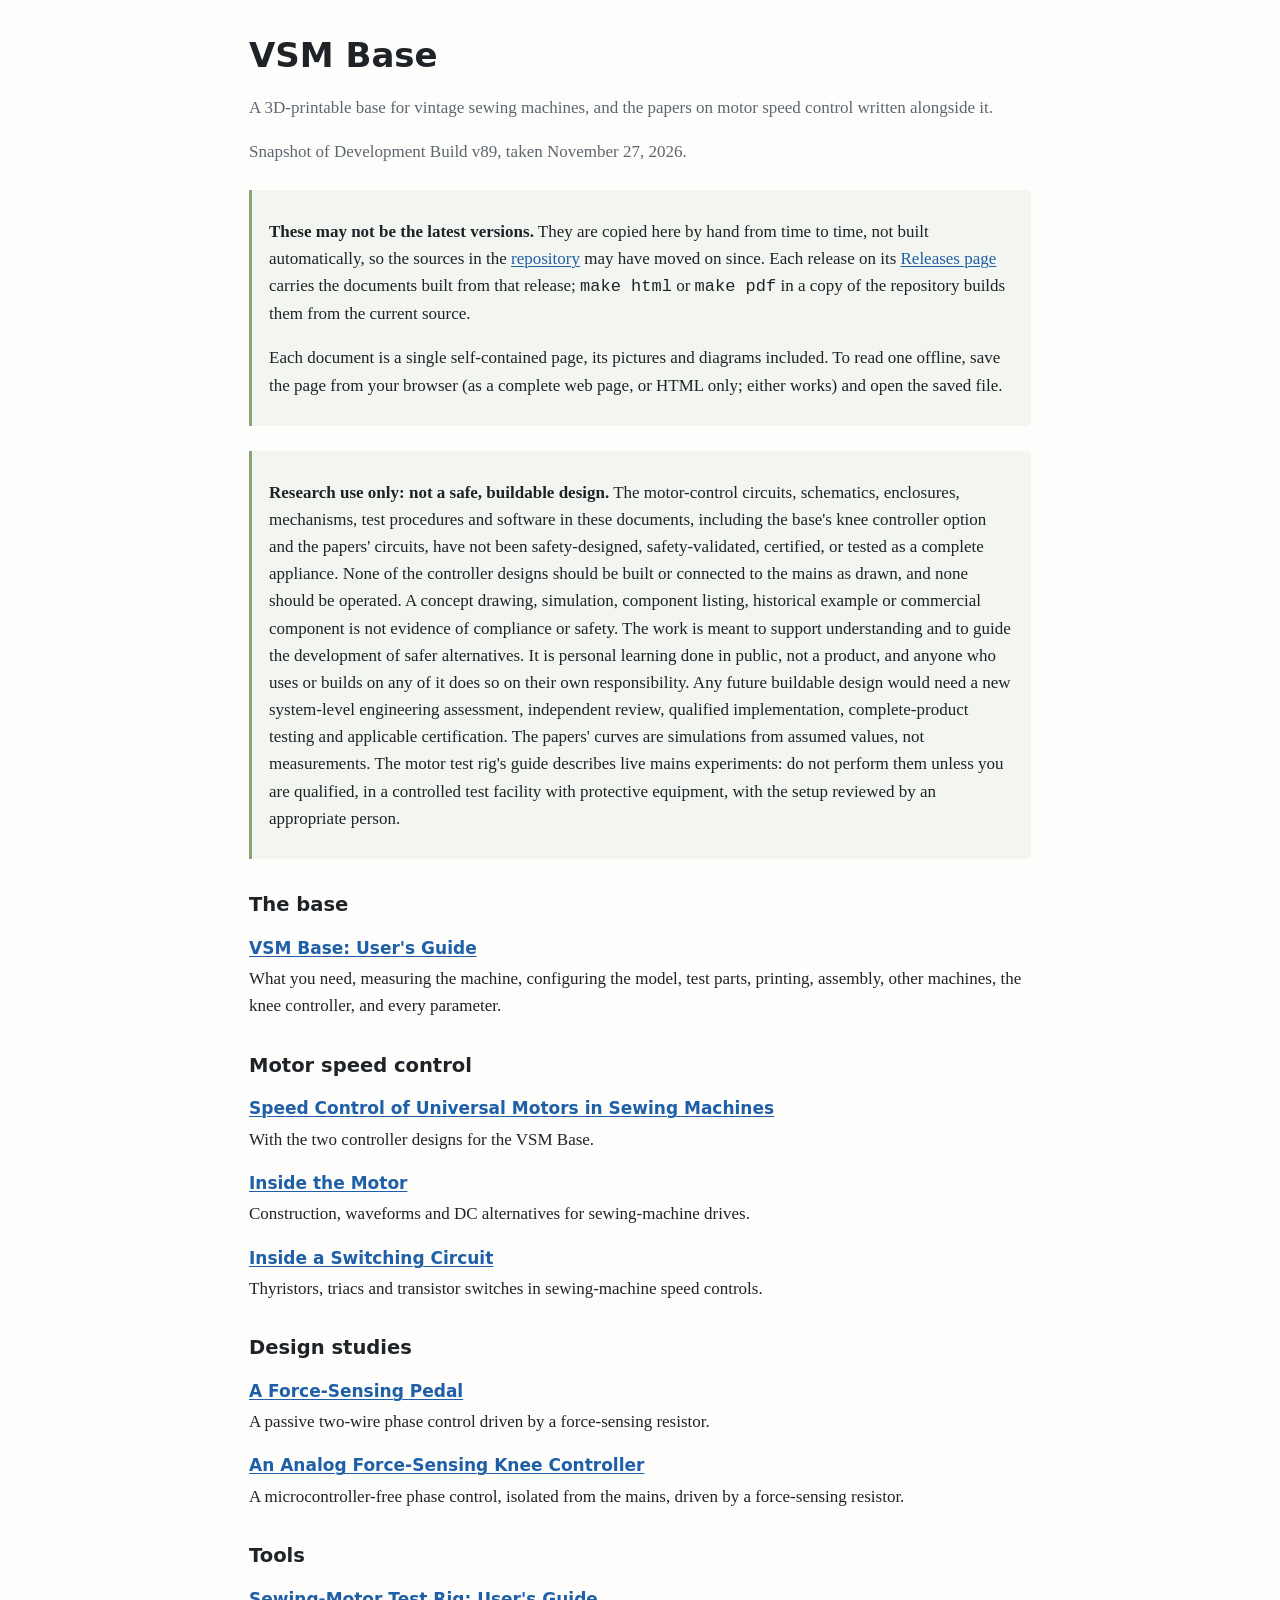
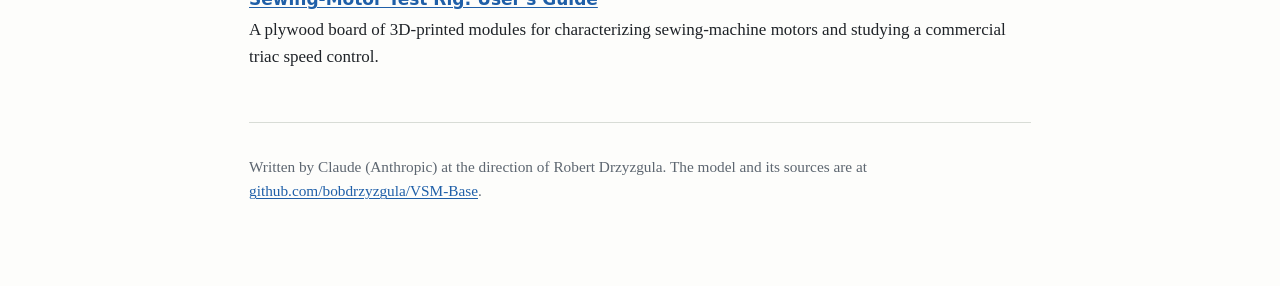
<file: docs-snapshot/index.html>
<!DOCTYPE html>
<html lang="en">
<head>
<meta charset="utf-8">
<meta name="viewport" content="width=device-width, initial-scale=1">
<title>VSM Base: documents</title>
<style>
:root { --bg: #fdfdfb; --fg: #1f2328; --muted: #5d6670; --rule: #d8dcd6; --link: #1f5fa8;
        --note-bg: #f3f5f0; --note-bar: #8aa37b; color-scheme: light dark; }
@media (prefers-color-scheme: dark) {
  :root { --bg: #17191c; --fg: #e3e5e8; --muted: #9aa3ad; --rule: #353a40; --link: #79aef0;
          --note-bg: #1f2420; --note-bar: #6f8a62; }
}
html { font-size: 17px; }
body { margin: 0 auto; padding: 2rem 16px 4rem; max-width: 46rem; background: var(--bg); color: var(--fg);
       font: 1rem/1.6 Charter, "Bitstream Charter", "Iowan Old Style", Georgia, serif; }
h1, h2 { font-family: system-ui, -apple-system, "Segoe UI", Roboto, sans-serif; line-height: 1.25; }
h1 { font-size: 2rem; margin: 0 0 .3rem; }
h2 { font-size: 1.15rem; margin: 2rem 0 .5rem; }
a { color: var(--link); text-decoration-thickness: 1px; text-underline-offset: 2px; }
.sub, .meta, footer { color: var(--muted); }
.note { margin: 1.5rem 0; padding: .6rem 1rem; background: var(--note-bg);
        border-left: 3px solid var(--note-bar); border-radius: 0 4px 4px 0; }
dl { margin: 0; }
dt { margin-top: 1rem; font-family: system-ui, -apple-system, "Segoe UI", Roboto, sans-serif; font-weight: 600; }
dd { margin: .2rem 0 0 0; }
footer { margin-top: 3rem; padding-top: 1rem; border-top: 1px solid var(--rule); font-size: .9rem; }
</style>
</head>
<body>
<h1>VSM Base</h1>
<p class="sub">A 3D-printable base for vintage sewing machines, and the papers on motor speed control written alongside it.</p>
<p class="meta">Snapshot of Development Build v89, taken November 27, 2026.</p>

<div class="note">
<p><strong>These may not be the latest versions.</strong> They are copied here by hand from time to time,
not built automatically, so the sources in the <a href="https://github.com/bobdrzyzgula/VSM-Base">repository</a>
may have moved on since. Each release on its
<a href="https://github.com/bobdrzyzgula/VSM-Base/releases">Releases page</a> carries the documents built from
that release; <code>make html</code> or <code>make pdf</code> in a copy of the repository builds them from the
current source.</p>
<p>Each document is a single self-contained page, its pictures and diagrams included. To read one offline,
save the page from your browser (as a complete web page, or HTML only; either works) and open the saved file.</p>
</div>

<div class="note">
<p><strong>Research use only: not a safe, buildable design.</strong> The motor-control circuits, schematics,
enclosures, mechanisms, test procedures and software in these documents, including the base's knee controller
option and the papers' circuits, have not been safety-designed, safety-validated, certified, or tested as a
complete appliance. None of the controller designs should be built or connected to the mains as drawn, and none
should be operated. A concept drawing, simulation, component listing, historical example or commercial component
is not evidence of compliance or safety. The work is meant to support understanding and to guide the development
of safer alternatives. It is personal learning done in public, not a product, and anyone who uses or builds on any of it does so on their own responsibility. Any future buildable design would need a new system-level engineering assessment,
independent review, qualified implementation, complete-product testing and applicable certification. The papers'
curves are simulations from assumed values, not measurements. The motor test rig's guide describes live mains
experiments: do not perform them unless you are qualified, in a controlled test facility with protective
equipment, with the setup reviewed by an appropriate person.</p>
</div>

<h2>The base</h2>
<dl>
<dt><a href="vsm-base-guide.html">VSM Base: User's Guide</a></dt>
<dd>What you need, measuring the machine, configuring the model, test parts, printing, assembly, other machines, the knee controller, and every parameter.</dd>
</dl>

<h2>Motor speed control</h2>
<dl>
<dt><a href="vsm-motor-control.html">Speed Control of Universal Motors in Sewing Machines</a></dt>
<dd>With the two controller designs for the VSM Base.</dd>
<dt><a href="vsm-inside-the-motor.html">Inside the Motor</a></dt>
<dd>Construction, waveforms and DC alternatives for sewing-machine drives.</dd>
<dt><a href="vsm-inside-a-switching-circuit.html">Inside a Switching Circuit</a></dt>
<dd>Thyristors, triacs and transistor switches in sewing-machine speed controls.</dd>
</dl>

<h2>Design studies</h2>
<dl>
<dt><a href="vsm-force-sensing-pedal.html">A Force-Sensing Pedal</a></dt>
<dd>A passive two-wire phase control driven by a force-sensing resistor.</dd>
<dt><a href="vsm-analog-knee-controller.html">An Analog Force-Sensing Knee Controller</a></dt>
<dd>A microcontroller-free phase control, isolated from the mains, driven by a force-sensing resistor.</dd>
</dl>

<h2>Tools</h2>
<dl>
<dt><a href="vsm-motor-rig.html">Sewing-Motor Test Rig: User's Guide</a></dt>
<dd>A plywood board of 3D-printed modules for characterizing sewing-machine motors and studying a commercial triac speed control.</dd>
</dl>

<footer>
<p>Written by Claude (Anthropic) at the direction of Robert Drzyzgula. The model and its sources are at
<a href="https://github.com/bobdrzyzgula/VSM-Base">github.com/bobdrzyzgula/VSM-Base</a>.</p>
</footer>
</body>
</html>
</file>
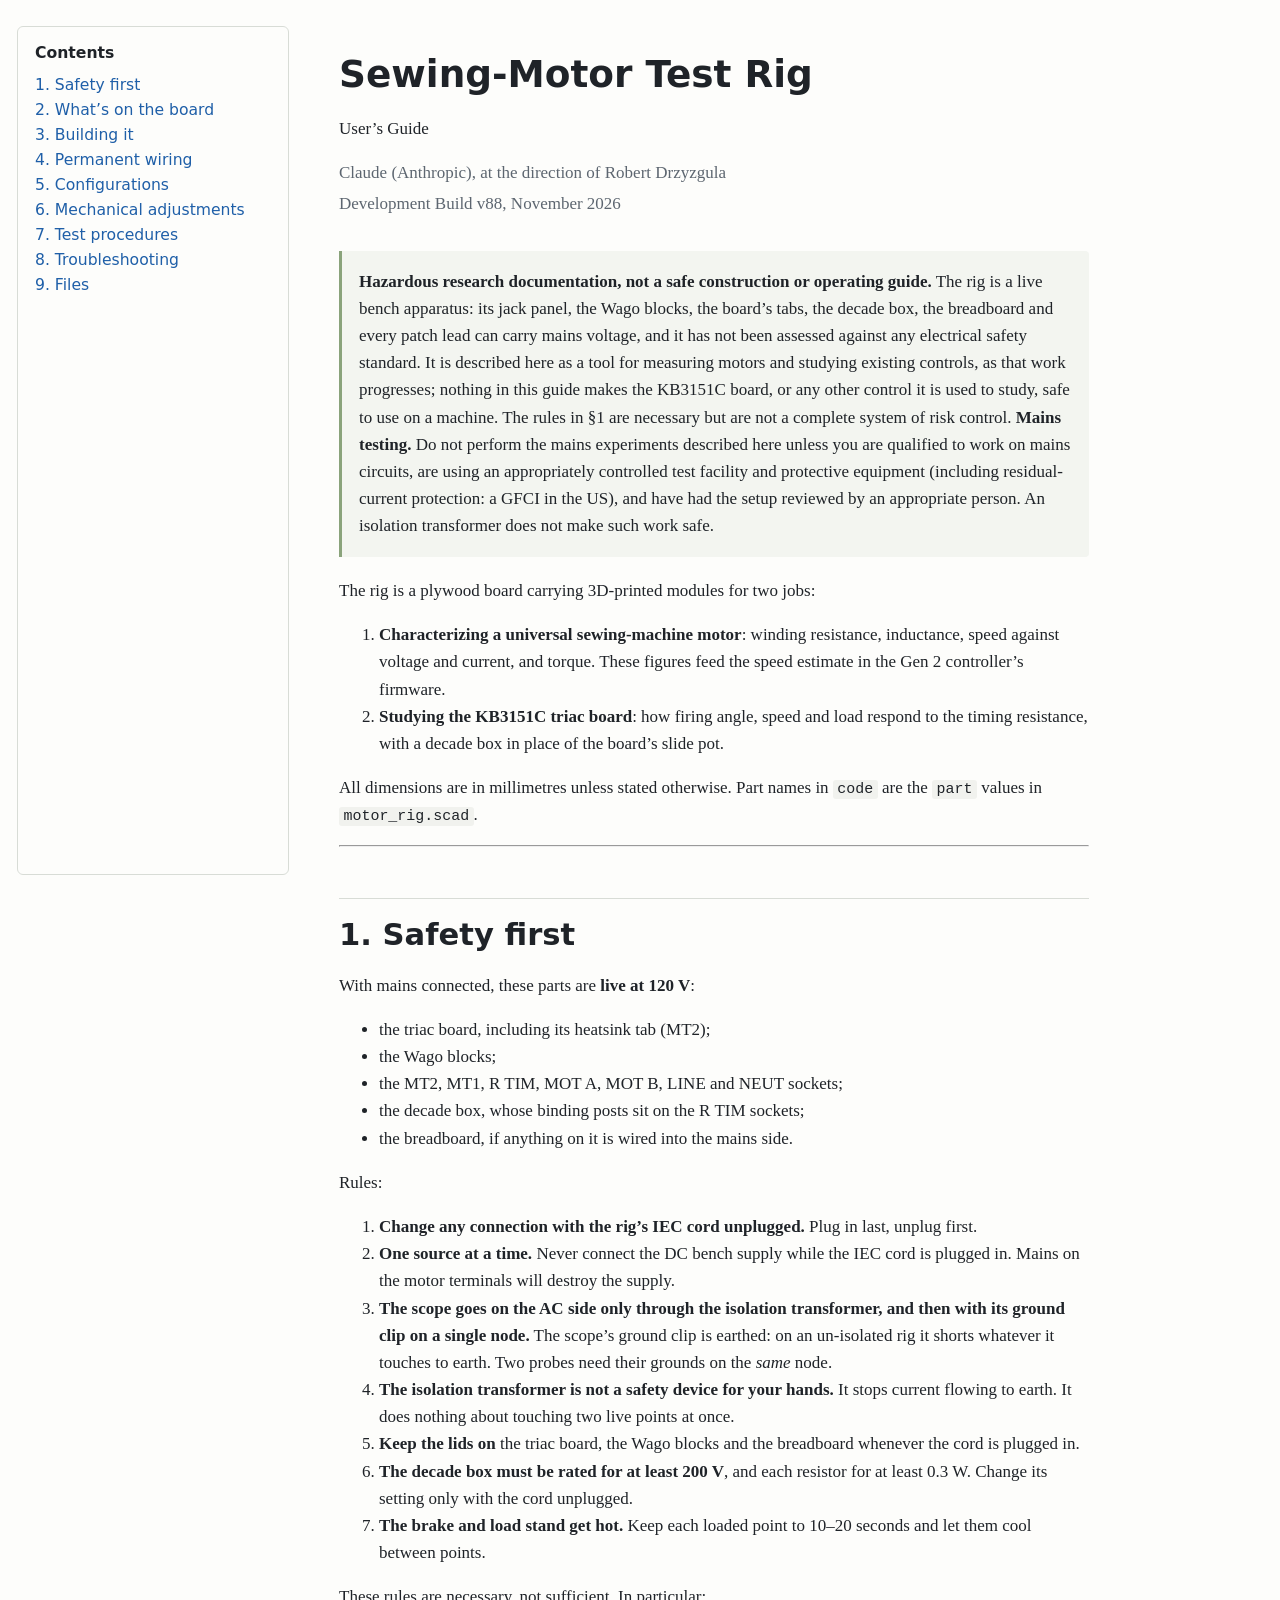
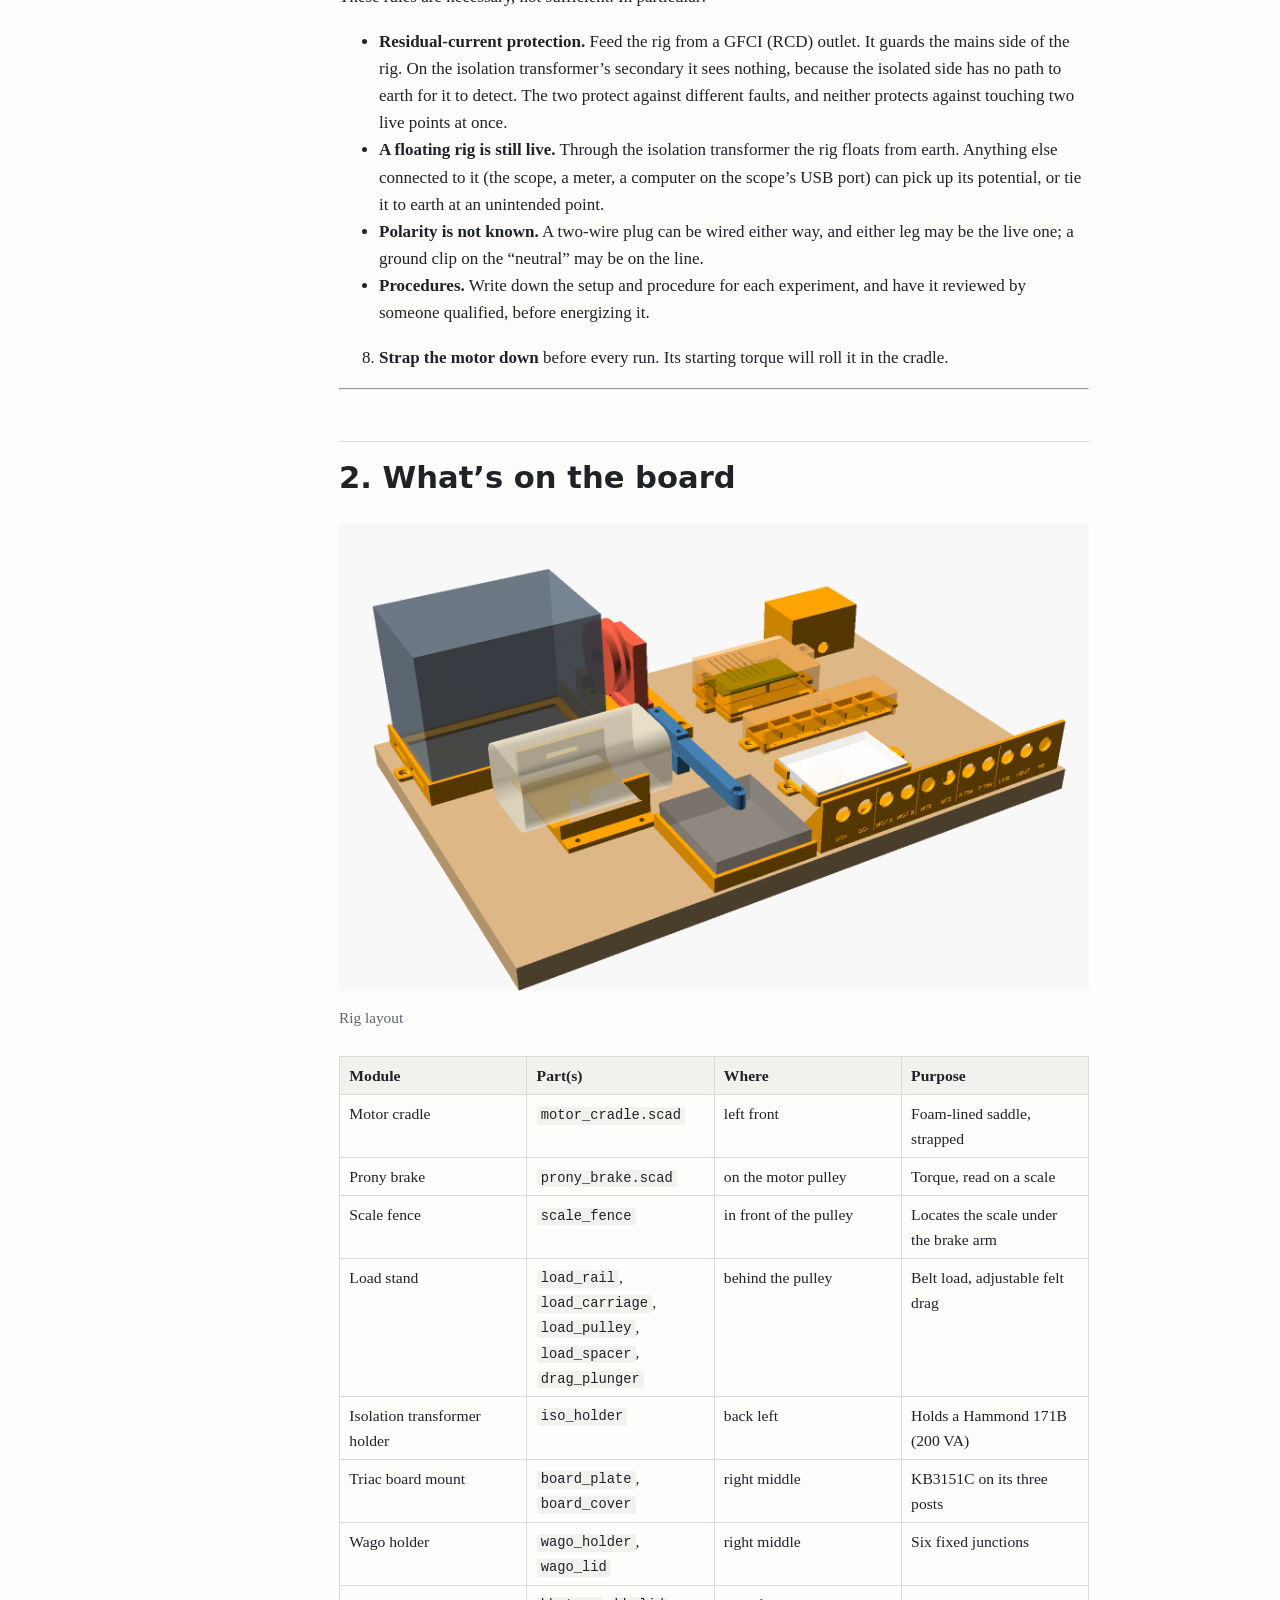
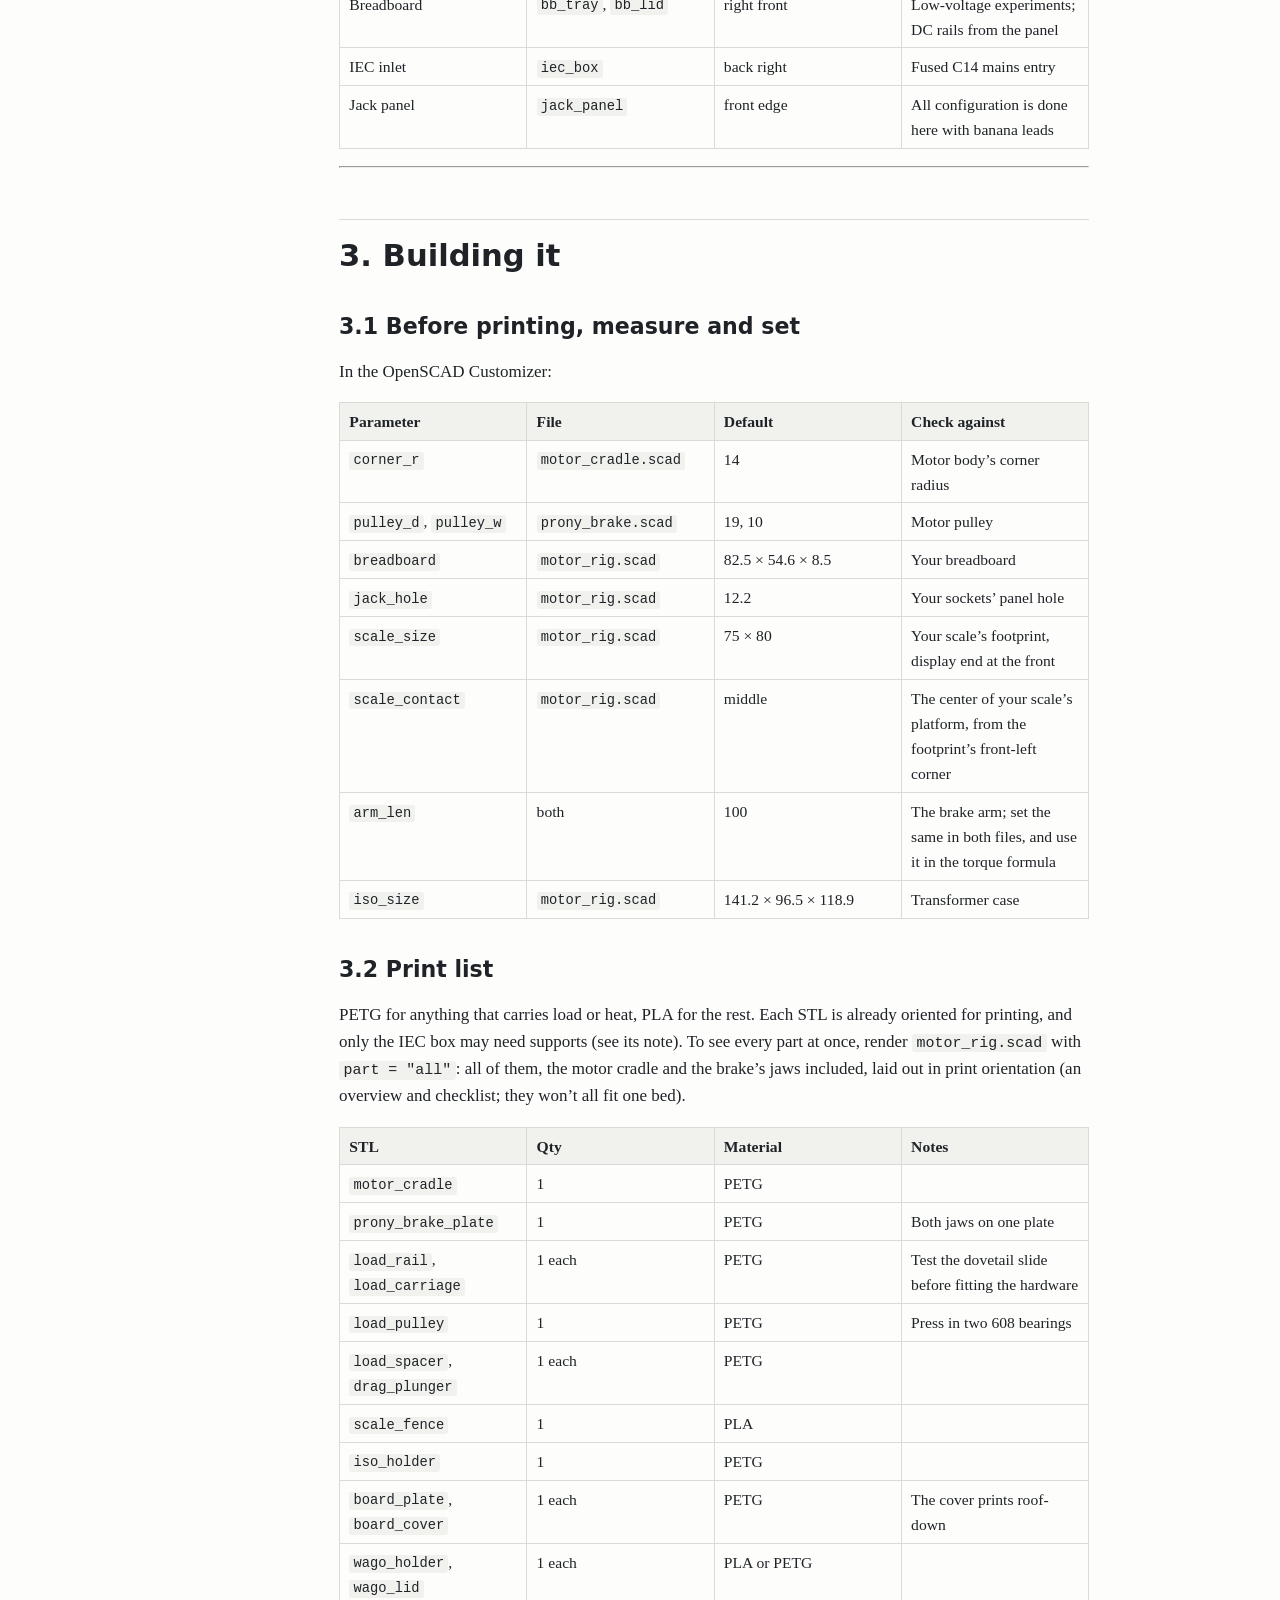
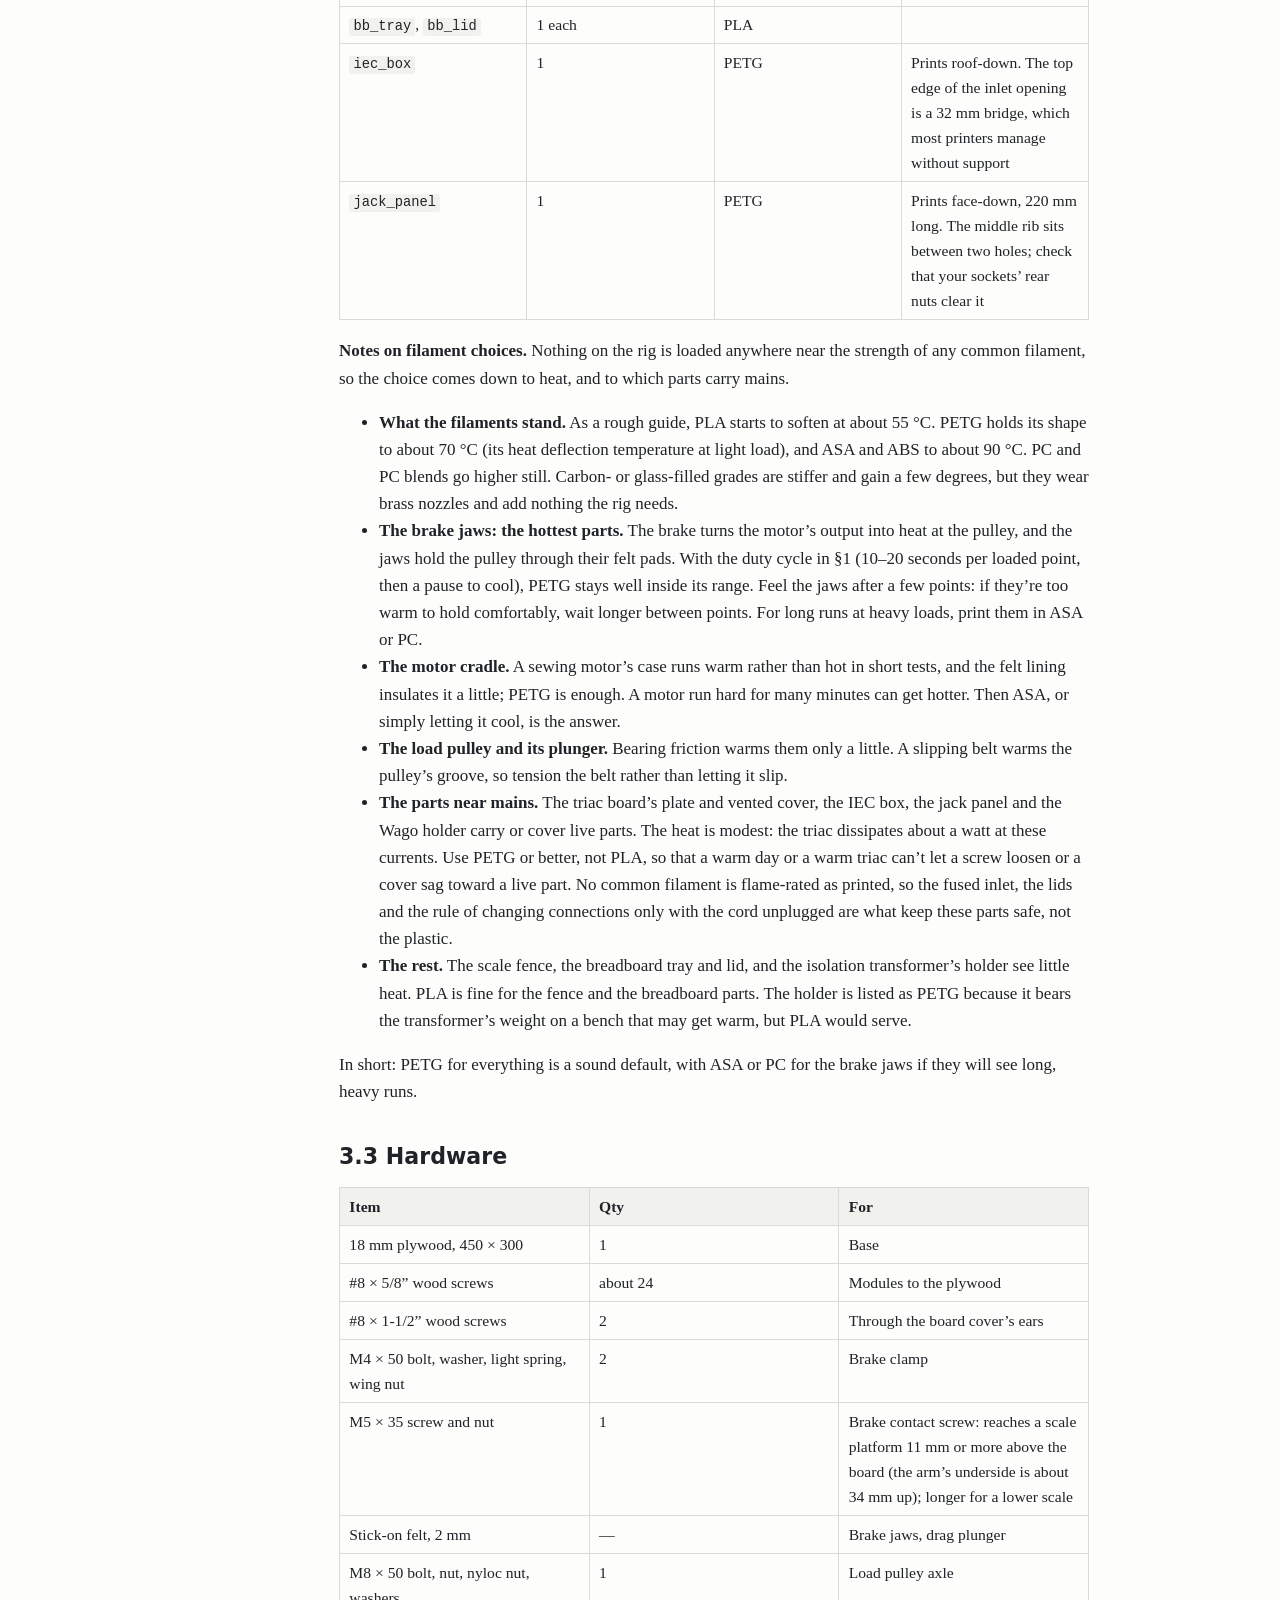
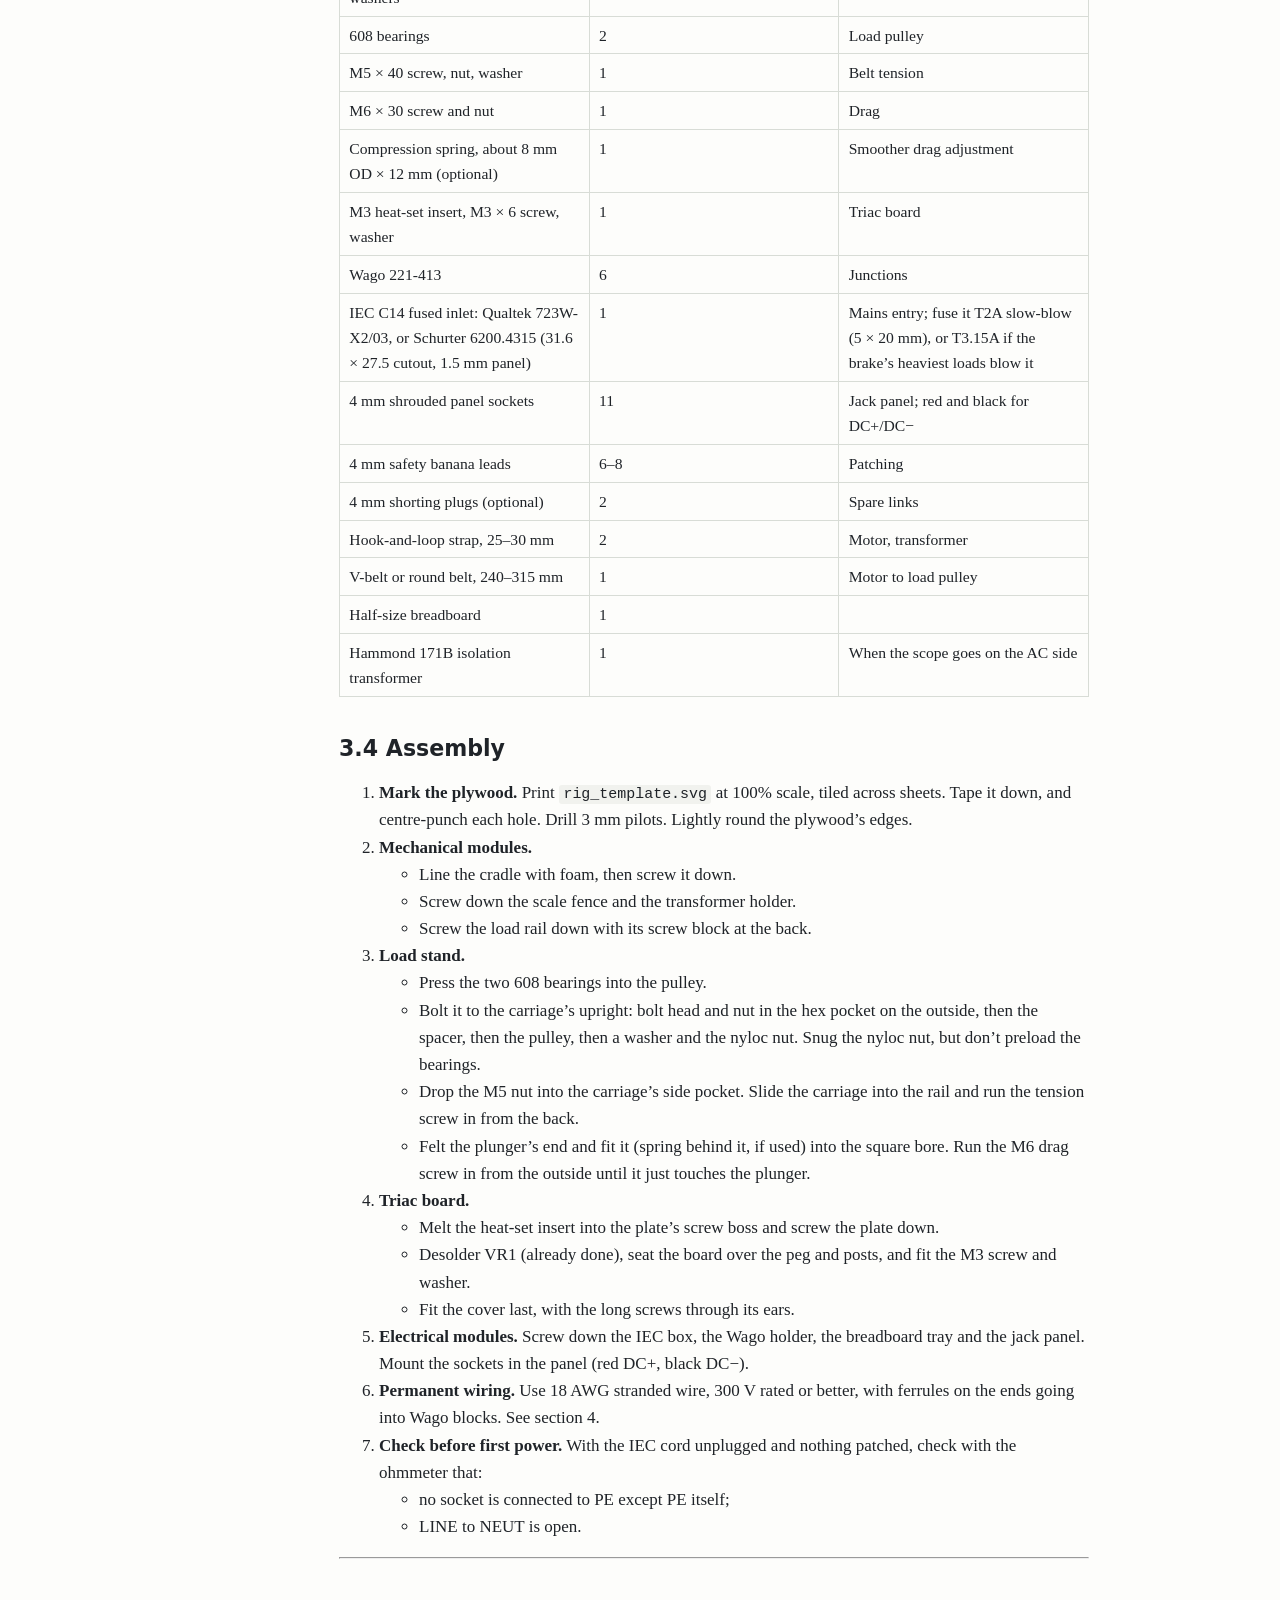
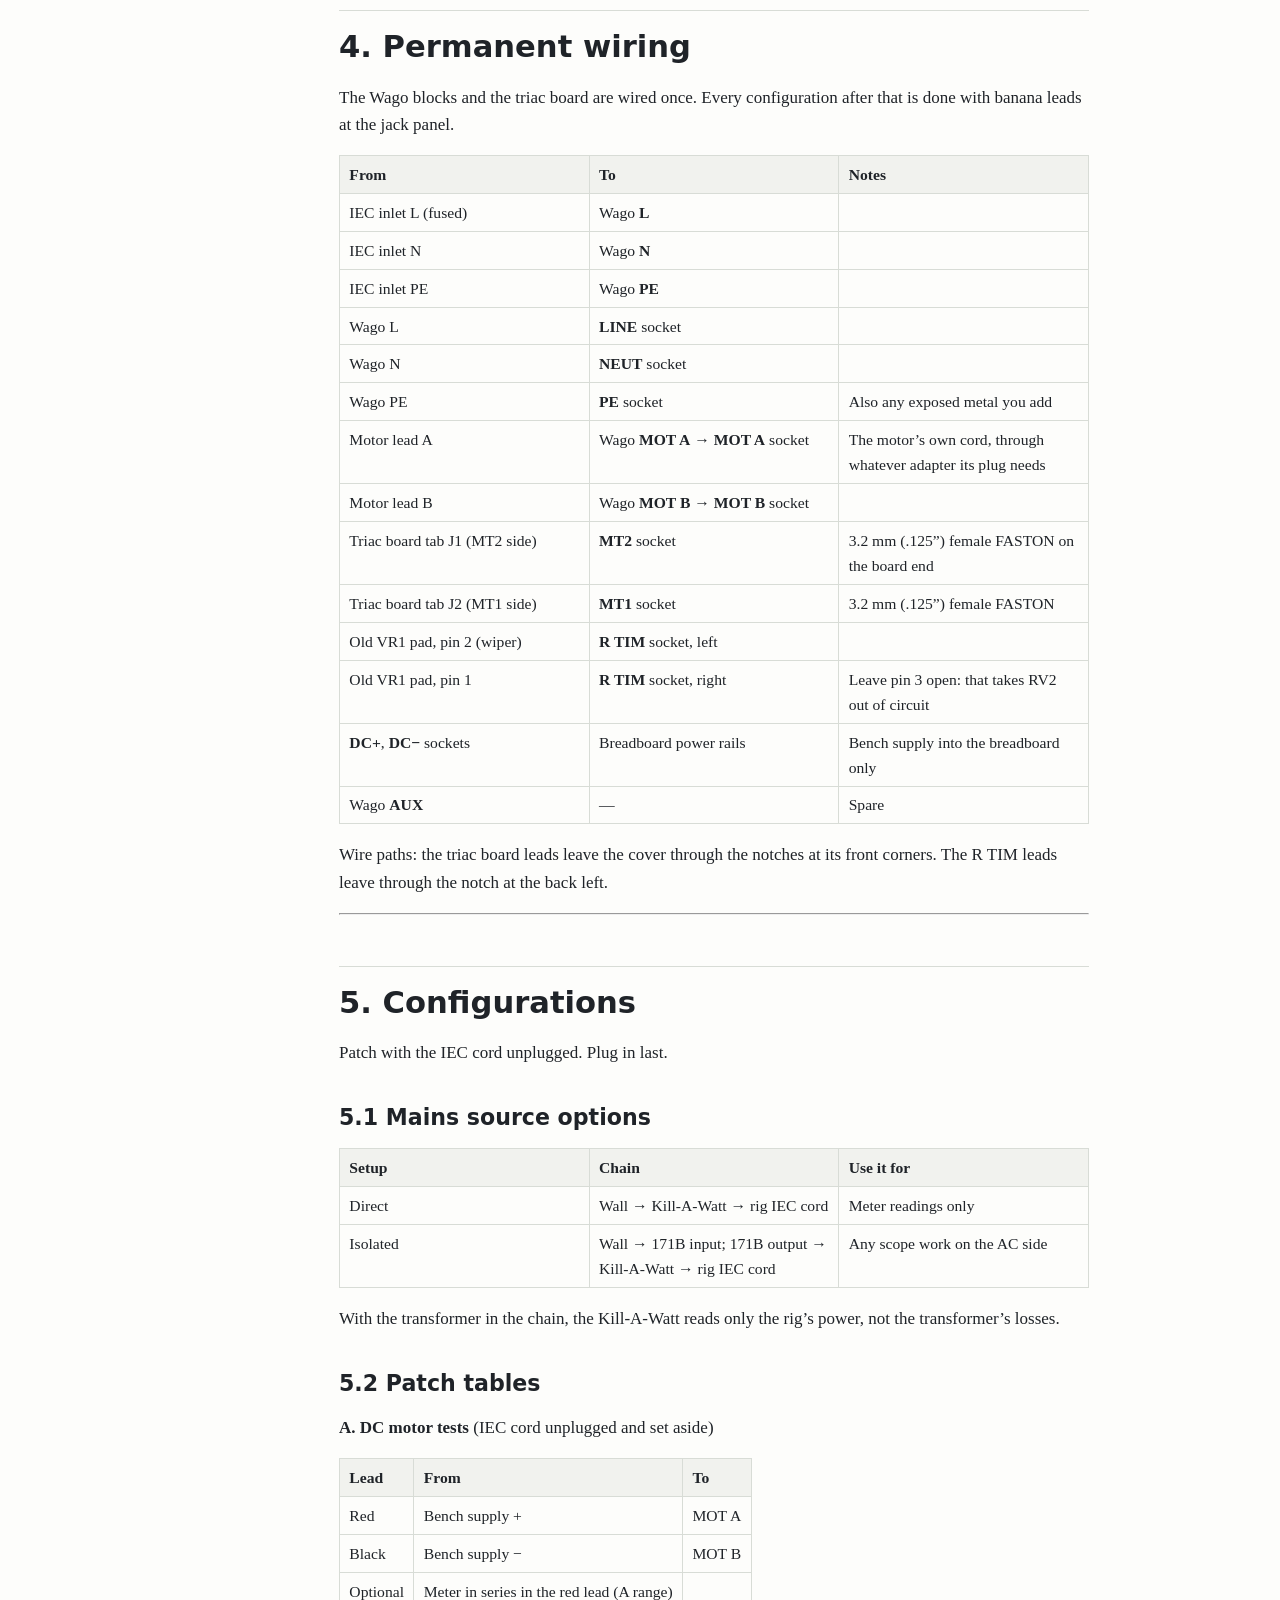
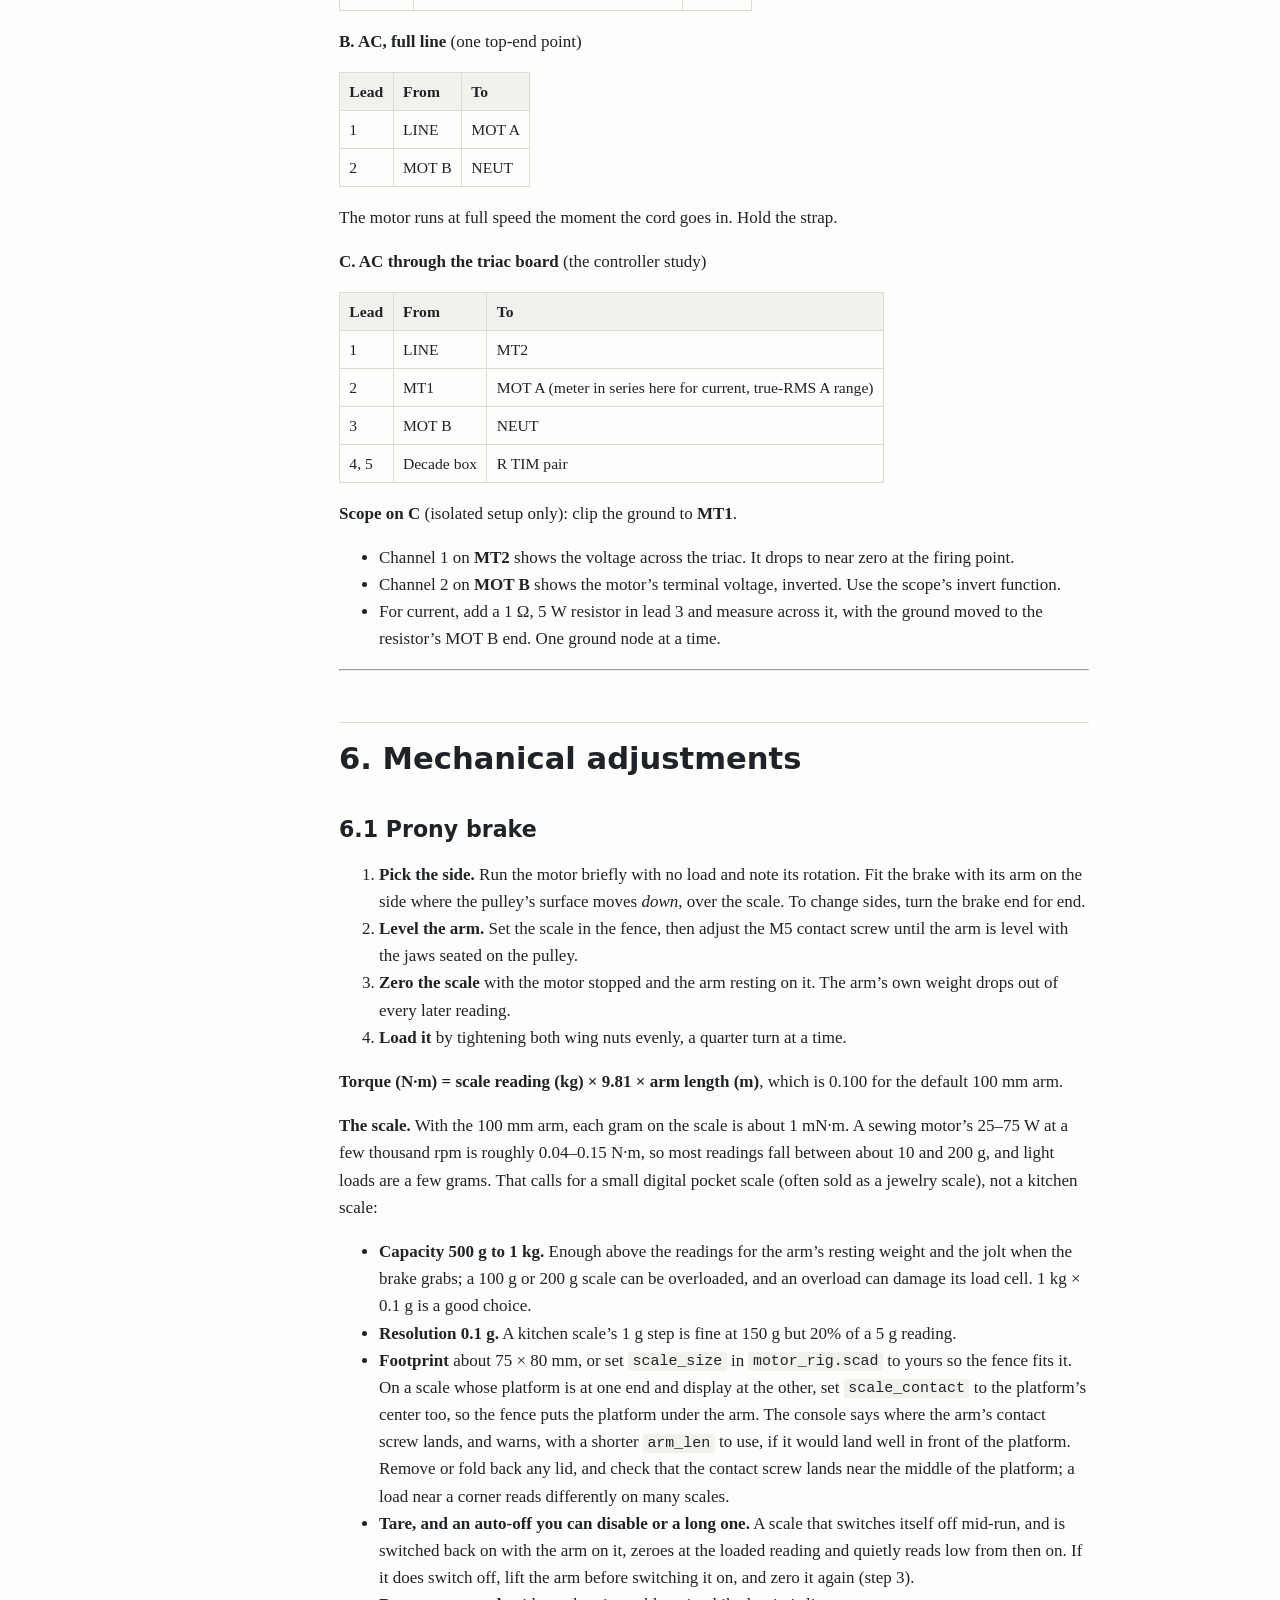
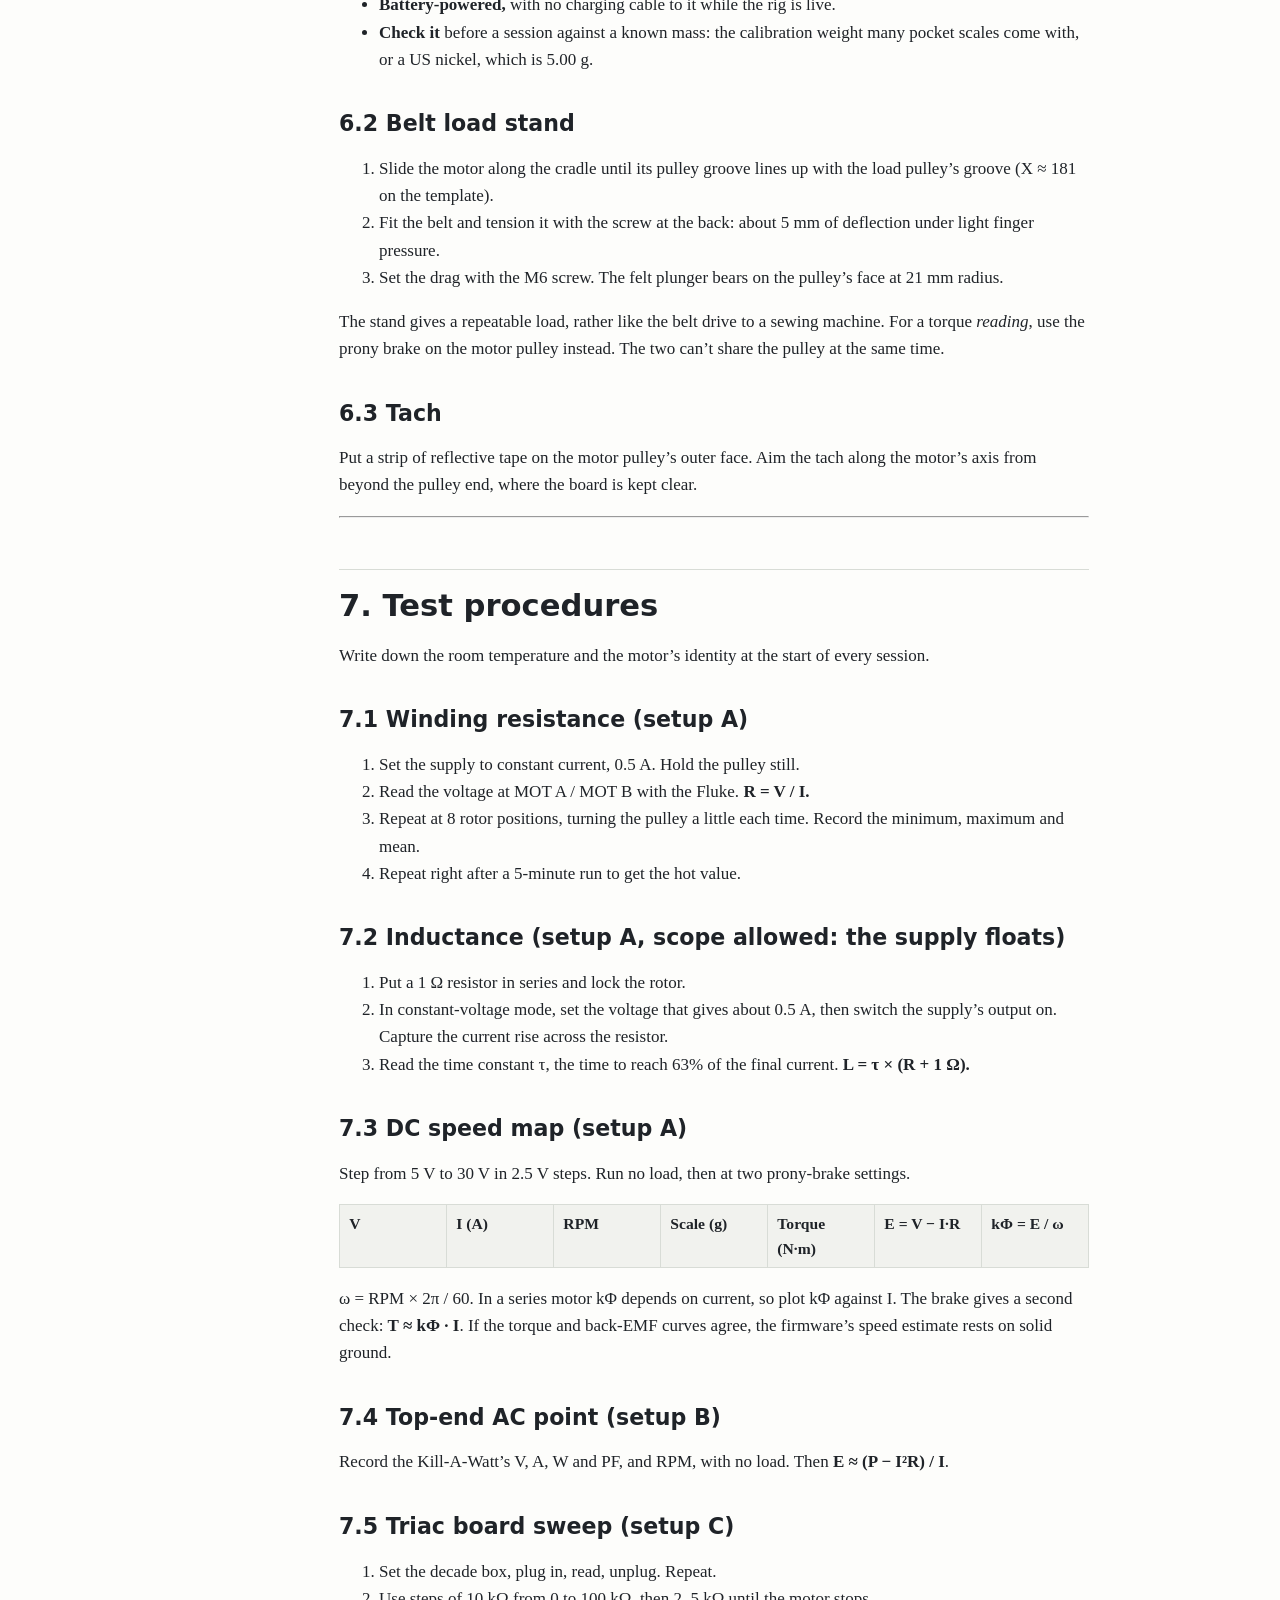
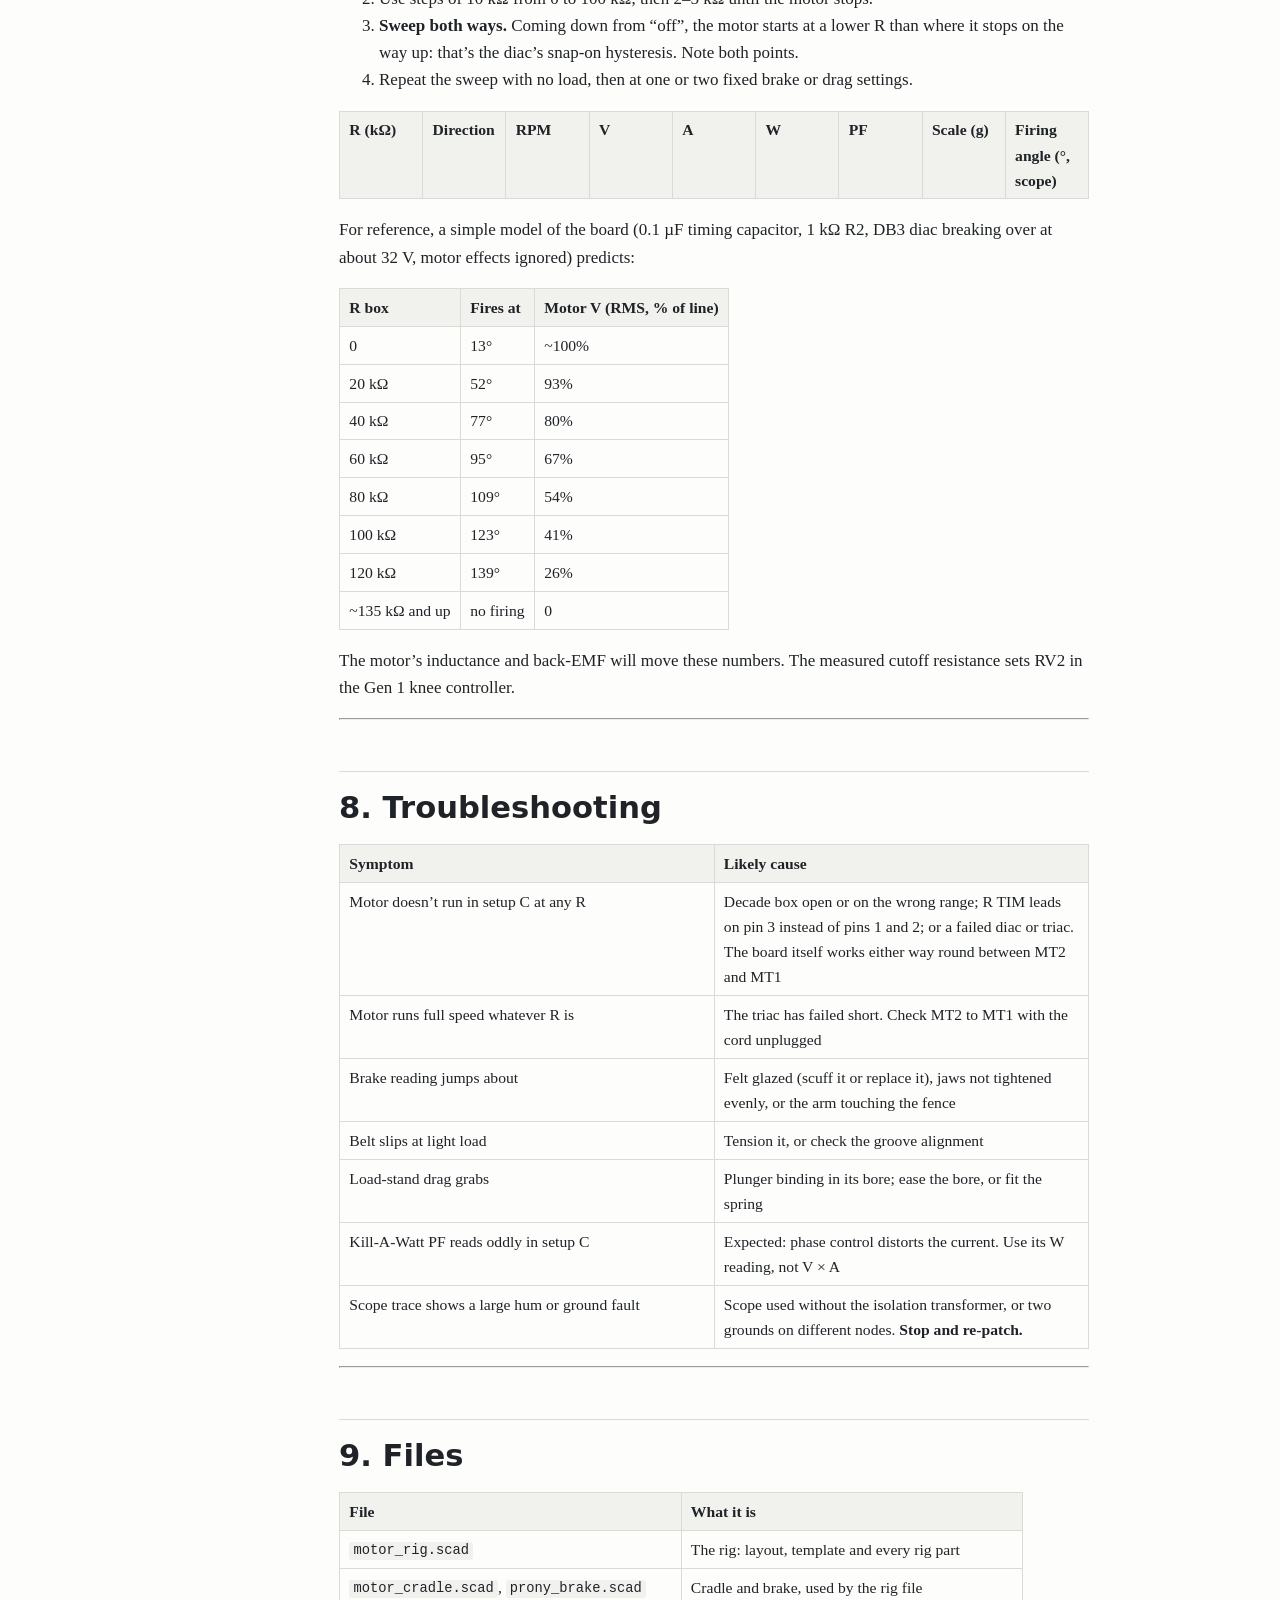
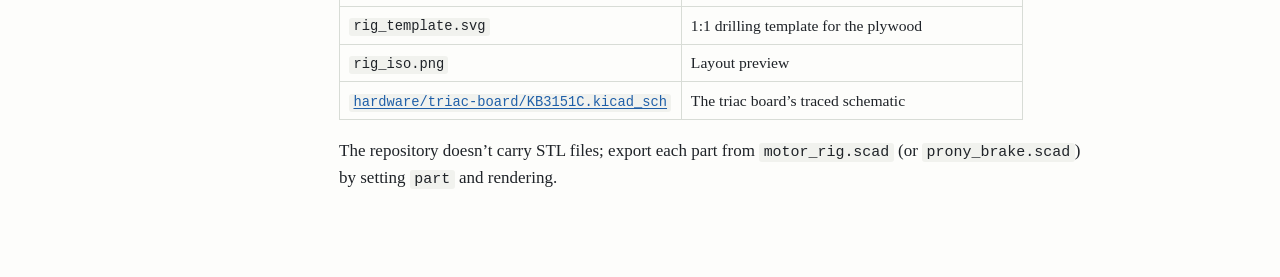
<file: docs-snapshot/vsm-motor-rig.html>
<!DOCTYPE html>
<html xmlns="http://www.w3.org/1999/xhtml" lang="en" xml:lang="en">
<head>
  <meta charset="utf-8" />
  <meta name="generator" content="pandoc" />
  <meta name="viewport" content="width=device-width, initial-scale=1.0, user-scalable=yes" />
  <meta name="author" content="Claude (Anthropic), at the direction of Robert Drzyzgula" />
  <title>Sewing-Motor Test Rig: User&#39;s Guide</title>
  <style>
code{white-space: pre-wrap;}
span.smallcaps{font-variant: small-caps;}
div.columns{display: flex; gap: min(4vw, 1.5em);}
div.column{flex: auto; overflow-x: auto;}
div.hanging-indent{margin-left: 1.5em; text-indent: -1.5em;}

ul.task-list[class]{list-style: none;}
ul.task-list li input[type="checkbox"] {
font-size: inherit;
width: 0.8em;
margin: 0 0.8em 0.2em -1.6em;
vertical-align: middle;
}
</style>
  <style type="text/css">
:root {
--bg: #fdfdfb; --fg: #1f2328; --muted: #5d6670; --rule: #d8dcd6;
--link: #1f5fa8; --code-bg: #f1f2ee; --quote-bg: #f3f5f0; --quote-bar: #8aa37b;
color-scheme: light dark;
}
@media (prefers-color-scheme: dark) {
:root {
--bg: #17191c; --fg: #e3e5e8; --muted: #9aa3ad; --rule: #353a40;
--link: #79aef0; --code-bg: #23272b; --quote-bg: #1f2420; --quote-bar: #6f8a62;
}
img { background: #fff; border-radius: 4px; } 
}
* { box-sizing: border-box; }
html { font-size: 17px; }
body {
margin: 0 auto; padding: 2rem 16px 4rem; max-width: 46rem;
background: var(--bg); color: var(--fg);
font: 1rem/1.6 Charter, "Bitstream Charter", "Iowan Old Style", Georgia, serif;
-webkit-text-size-adjust: 100%;
}
h1, h2, h3, h4, #TOC { font-family: system-ui, -apple-system, "Segoe UI", Roboto, sans-serif; }
h1, h2, h3 { line-height: 1.25; }
h1 { font-size: 1.8rem; margin: 3rem 0 1rem; padding-top: 1rem; border-top: 1px solid var(--rule); }
h2 { font-size: 1.3rem; margin: 2.2rem 0 .6rem; }
h3 { font-size: 1.1rem; margin: 1.8rem 0 .5rem; }
.header-section-number { color: var(--muted); margin-right: .5em; }
header#title-block-header { margin-bottom: 2rem; }
header#title-block-header h1.title { border: 0; margin-top: 0; font-size: 2.2rem; }
header .author, header .date { color: var(--muted); margin: .2rem 0; }
a { color: var(--link); text-decoration-thickness: 1px; text-underline-offset: 2px; }
img { max-width: 100%; height: auto; }
figure { margin: 1.5rem 0; text-align: center; }
figcaption { color: var(--muted); font-size: .9rem; margin-top: .4rem; text-align: left; }
code { font: .88em/1.4 ui-monospace, "SF Mono", Menlo, Consolas, monospace;
background: var(--code-bg); padding: .1em .3em; border-radius: 3px; overflow-wrap: anywhere; }
pre { background: var(--code-bg); padding: .8rem 1rem; border-radius: 4px; overflow-x: auto; }
pre code { background: none; padding: 0; overflow-wrap: normal; }
blockquote { margin: 1.2rem 0; padding: .6rem 1rem; background: var(--quote-bg);
border-left: 3px solid var(--quote-bar); border-radius: 0 4px 4px 0; }
blockquote p { margin: .4rem 0; }
table { border-collapse: collapse; margin: 1rem 0; font-size: .92rem; display: block;
overflow-x: auto; max-width: 100%; }
th, td { border: 1px solid var(--rule); padding: .35rem .55rem; text-align: left; vertical-align: top; }
th { background: var(--code-bg); }
#TOC { font-size: .92rem; border: 1px solid var(--rule); border-radius: 6px; padding: .8rem 1rem; margin: 0 0 2rem; }
#TOC::before { content: "Contents"; display: block; font-weight: 600; margin-bottom: .4rem; }
#TOC ul { list-style: none; padding-left: 1.1rem; margin: .2rem 0; }
#TOC > ul { padding-left: 0; }
#TOC a { text-decoration: none; }
#TOC a:hover { text-decoration: underline; }

@media (min-width: 78rem) {
body { margin-left: max(19rem, calc(50vw - 23rem)); }
#TOC { position: fixed; top: 1.5rem; bottom: 1.5rem; width: 16rem;
left: max(1rem, calc(50vw - 23rem - 18rem)); overflow-y: auto; margin: 0; }
}
@media print {
#TOC { position: static; width: auto; }
body { margin: 0 auto; max-width: none; }
a { color: inherit; }
}
</style>
  
</head>
<body>
<header id="title-block-header">
<h1 class="title">Sewing-Motor Test Rig</h1>
<p class="subtitle">User’s Guide</p>
<p class="author">Claude (Anthropic), at the direction of Robert
Drzyzgula</p>
<p class="date">Development Build v88, November 2026</p>
</header>
<nav id="TOC" role="doc-toc">
<ul>
<li><a href="#safety-first" id="toc-safety-first">1. Safety
first</a></li>
<li><a href="#whats-on-the-board" id="toc-whats-on-the-board">2. What’s
on the board</a></li>
<li><a href="#building-it" id="toc-building-it">3. Building it</a></li>
<li><a href="#permanent-wiring" id="toc-permanent-wiring">4. Permanent
wiring</a></li>
<li><a href="#configurations" id="toc-configurations">5.
Configurations</a></li>
<li><a href="#mechanical-adjustments" id="toc-mechanical-adjustments">6.
Mechanical adjustments</a></li>
<li><a href="#test-procedures" id="toc-test-procedures">7. Test
procedures</a></li>
<li><a href="#troubleshooting" id="toc-troubleshooting">8.
Troubleshooting</a></li>
<li><a href="#files" id="toc-files">9. Files</a></li>
</ul>
</nav>
<blockquote>
<p><strong>Hazardous research documentation, not a safe construction or
operating guide.</strong> The rig is a live bench apparatus: its jack
panel, the Wago blocks, the board’s tabs, the decade box, the breadboard
and every patch lead can carry mains voltage, and it has not been
assessed against any electrical safety standard. It is described here as
a tool for measuring motors and studying existing controls, as that work
progresses; nothing in this guide makes the KB3151C board, or any other
control it is used to study, safe to use on a machine. The rules in §1
are necessary but are not a complete system of risk control.
<strong>Mains testing.</strong> Do not perform the mains experiments
described here unless you are qualified to work on mains circuits, are
using an appropriately controlled test facility and protective equipment
(including residual-current protection: a GFCI in the US), and have had
the setup reviewed by an appropriate person. An isolation transformer
does not make such work safe.</p>
</blockquote>
<p>The rig is a plywood board carrying 3D-printed modules for two
jobs:</p>
<ol type="1">
<li><strong>Characterizing a universal sewing-machine motor</strong>:
winding resistance, inductance, speed against voltage and current, and
torque. These figures feed the speed estimate in the Gen 2 controller’s
firmware.</li>
<li><strong>Studying the KB3151C triac board</strong>: how firing angle,
speed and load respond to the timing resistance, with a decade box in
place of the board’s slide pot.</li>
</ol>
<p>All dimensions are in millimetres unless stated otherwise. Part names
in <code>code</code> are the <code>part</code> values in
<code>motor_rig.scad</code>.</p>
<hr />
<h1 id="safety-first">1. Safety first</h1>
<p>With mains connected, these parts are <strong>live at 120
V</strong>:</p>
<ul>
<li>the triac board, including its heatsink tab (MT2);</li>
<li>the Wago blocks;</li>
<li>the MT2, MT1, R TIM, MOT A, MOT B, LINE and NEUT sockets;</li>
<li>the decade box, whose binding posts sit on the R TIM sockets;</li>
<li>the breadboard, if anything on it is wired into the mains side.</li>
</ul>
<p>Rules:</p>
<ol type="1">
<li><strong>Change any connection with the rig’s IEC cord
unplugged.</strong> Plug in last, unplug first.</li>
<li><strong>One source at a time.</strong> Never connect the DC bench
supply while the IEC cord is plugged in. Mains on the motor terminals
will destroy the supply.</li>
<li><strong>The scope goes on the AC side only through the isolation
transformer, and then with its ground clip on a single node.</strong>
The scope’s ground clip is earthed: on an un-isolated rig it shorts
whatever it touches to earth. Two probes need their grounds on the
<em>same</em> node.</li>
<li><strong>The isolation transformer is not a safety device for your
hands.</strong> It stops current flowing to earth. It does nothing about
touching two live points at once.</li>
<li><strong>Keep the lids on</strong> the triac board, the Wago blocks
and the breadboard whenever the cord is plugged in.</li>
<li><strong>The decade box must be rated for at least 200 V</strong>,
and each resistor for at least 0.3 W. Change its setting only with the
cord unplugged.</li>
<li><strong>The brake and load stand get hot.</strong> Keep each loaded
point to 10–20 seconds and let them cool between points.</li>
</ol>
<p>These rules are necessary, not sufficient. In particular:</p>
<ul>
<li><strong>Residual-current protection.</strong> Feed the rig from a
GFCI (RCD) outlet. It guards the mains side of the rig. On the isolation
transformer’s secondary it sees nothing, because the isolated side has
no path to earth for it to detect. The two protect against different
faults, and neither protects against touching two live points at
once.</li>
<li><strong>A floating rig is still live.</strong> Through the isolation
transformer the rig floats from earth. Anything else connected to it
(the scope, a meter, a computer on the scope’s USB port) can pick up its
potential, or tie it to earth at an unintended point.</li>
<li><strong>Polarity is not known.</strong> A two-wire plug can be wired
either way, and either leg may be the live one; a ground clip on the
“neutral” may be on the line.</li>
<li><strong>Procedures.</strong> Write down the setup and procedure for
each experiment, and have it reviewed by someone qualified, before
energizing it.</li>
</ul>
<ol start="8" type="1">
<li><strong>Strap the motor down</strong> before every run. Its starting
torque will roll it in the cradle.</li>
</ol>
<hr />
<h1 id="whats-on-the-board">2. What’s on the board</h1>
<figure>
<img src="[data-uri]" alt="Rig layout" />
<figcaption aria-hidden="true">Rig layout</figcaption>
</figure>
<table>
<colgroup>
<col style="width: 25%" />
<col style="width: 25%" />
<col style="width: 25%" />
<col style="width: 25%" />
</colgroup>
<thead>
<tr class="header">
<th>Module</th>
<th>Part(s)</th>
<th>Where</th>
<th>Purpose</th>
</tr>
</thead>
<tbody>
<tr class="odd">
<td>Motor cradle</td>
<td><code>motor_cradle.scad</code></td>
<td>left front</td>
<td>Foam-lined saddle, strapped</td>
</tr>
<tr class="even">
<td>Prony brake</td>
<td><code>prony_brake.scad</code></td>
<td>on the motor pulley</td>
<td>Torque, read on a scale</td>
</tr>
<tr class="odd">
<td>Scale fence</td>
<td><code>scale_fence</code></td>
<td>in front of the pulley</td>
<td>Locates the scale under the brake arm</td>
</tr>
<tr class="even">
<td>Load stand</td>
<td><code>load_rail</code>, <code>load_carriage</code>,
<code>load_pulley</code>, <code>load_spacer</code>,
<code>drag_plunger</code></td>
<td>behind the pulley</td>
<td>Belt load, adjustable felt drag</td>
</tr>
<tr class="odd">
<td>Isolation transformer holder</td>
<td><code>iso_holder</code></td>
<td>back left</td>
<td>Holds a Hammond 171B (200 VA)</td>
</tr>
<tr class="even">
<td>Triac board mount</td>
<td><code>board_plate</code>, <code>board_cover</code></td>
<td>right middle</td>
<td>KB3151C on its three posts</td>
</tr>
<tr class="odd">
<td>Wago holder</td>
<td><code>wago_holder</code>, <code>wago_lid</code></td>
<td>right middle</td>
<td>Six fixed junctions</td>
</tr>
<tr class="even">
<td>Breadboard</td>
<td><code>bb_tray</code>, <code>bb_lid</code></td>
<td>right front</td>
<td>Low-voltage experiments; DC rails from the panel</td>
</tr>
<tr class="odd">
<td>IEC inlet</td>
<td><code>iec_box</code></td>
<td>back right</td>
<td>Fused C14 mains entry</td>
</tr>
<tr class="even">
<td>Jack panel</td>
<td><code>jack_panel</code></td>
<td>front edge</td>
<td>All configuration is done here with banana leads</td>
</tr>
</tbody>
</table>
<hr />
<h1 id="building-it">3. Building it</h1>
<h2 id="before-printing-measure-and-set">3.1 Before printing, measure
and set</h2>
<p>In the OpenSCAD Customizer:</p>
<table>
<colgroup>
<col style="width: 25%" />
<col style="width: 25%" />
<col style="width: 25%" />
<col style="width: 25%" />
</colgroup>
<thead>
<tr class="header">
<th>Parameter</th>
<th>File</th>
<th>Default</th>
<th>Check against</th>
</tr>
</thead>
<tbody>
<tr class="odd">
<td><code>corner_r</code></td>
<td><code>motor_cradle.scad</code></td>
<td>14</td>
<td>Motor body’s corner radius</td>
</tr>
<tr class="even">
<td><code>pulley_d</code>, <code>pulley_w</code></td>
<td><code>prony_brake.scad</code></td>
<td>19, 10</td>
<td>Motor pulley</td>
</tr>
<tr class="odd">
<td><code>breadboard</code></td>
<td><code>motor_rig.scad</code></td>
<td>82.5 × 54.6 × 8.5</td>
<td>Your breadboard</td>
</tr>
<tr class="even">
<td><code>jack_hole</code></td>
<td><code>motor_rig.scad</code></td>
<td>12.2</td>
<td>Your sockets’ panel hole</td>
</tr>
<tr class="odd">
<td><code>scale_size</code></td>
<td><code>motor_rig.scad</code></td>
<td>75 × 80</td>
<td>Your scale’s footprint, display end at the front</td>
</tr>
<tr class="even">
<td><code>scale_contact</code></td>
<td><code>motor_rig.scad</code></td>
<td>middle</td>
<td>The center of your scale’s platform, from the footprint’s front-left
corner</td>
</tr>
<tr class="odd">
<td><code>arm_len</code></td>
<td>both</td>
<td>100</td>
<td>The brake arm; set the same in both files, and use it in the torque
formula</td>
</tr>
<tr class="even">
<td><code>iso_size</code></td>
<td><code>motor_rig.scad</code></td>
<td>141.2 × 96.5 × 118.9</td>
<td>Transformer case</td>
</tr>
</tbody>
</table>
<h2 id="print-list">3.2 Print list</h2>
<p>PETG for anything that carries load or heat, PLA for the rest. Each
STL is already oriented for printing, and only the IEC box may need
supports (see its note). To see every part at once, render
<code>motor_rig.scad</code> with <code>part = &quot;all&quot;</code>: all of them,
the motor cradle and the brake’s jaws included, laid out in print
orientation (an overview and checklist; they won’t all fit one bed).</p>
<table>
<colgroup>
<col style="width: 25%" />
<col style="width: 25%" />
<col style="width: 25%" />
<col style="width: 25%" />
</colgroup>
<thead>
<tr class="header">
<th>STL</th>
<th>Qty</th>
<th>Material</th>
<th>Notes</th>
</tr>
</thead>
<tbody>
<tr class="odd">
<td><code>motor_cradle</code></td>
<td>1</td>
<td>PETG</td>
<td></td>
</tr>
<tr class="even">
<td><code>prony_brake_plate</code></td>
<td>1</td>
<td>PETG</td>
<td>Both jaws on one plate</td>
</tr>
<tr class="odd">
<td><code>load_rail</code>, <code>load_carriage</code></td>
<td>1 each</td>
<td>PETG</td>
<td>Test the dovetail slide before fitting the hardware</td>
</tr>
<tr class="even">
<td><code>load_pulley</code></td>
<td>1</td>
<td>PETG</td>
<td>Press in two 608 bearings</td>
</tr>
<tr class="odd">
<td><code>load_spacer</code>, <code>drag_plunger</code></td>
<td>1 each</td>
<td>PETG</td>
<td></td>
</tr>
<tr class="even">
<td><code>scale_fence</code></td>
<td>1</td>
<td>PLA</td>
<td></td>
</tr>
<tr class="odd">
<td><code>iso_holder</code></td>
<td>1</td>
<td>PETG</td>
<td></td>
</tr>
<tr class="even">
<td><code>board_plate</code>, <code>board_cover</code></td>
<td>1 each</td>
<td>PETG</td>
<td>The cover prints roof-down</td>
</tr>
<tr class="odd">
<td><code>wago_holder</code>, <code>wago_lid</code></td>
<td>1 each</td>
<td>PLA or PETG</td>
<td></td>
</tr>
<tr class="even">
<td><code>bb_tray</code>, <code>bb_lid</code></td>
<td>1 each</td>
<td>PLA</td>
<td></td>
</tr>
<tr class="odd">
<td><code>iec_box</code></td>
<td>1</td>
<td>PETG</td>
<td>Prints roof-down. The top edge of the inlet opening is a 32 mm
bridge, which most printers manage without support</td>
</tr>
<tr class="even">
<td><code>jack_panel</code></td>
<td>1</td>
<td>PETG</td>
<td>Prints face-down, 220 mm long. The middle rib sits between two
holes; check that your sockets’ rear nuts clear it</td>
</tr>
</tbody>
</table>
<p><strong>Notes on filament choices.</strong> Nothing on the rig is
loaded anywhere near the strength of any common filament, so the choice
comes down to heat, and to which parts carry mains.</p>
<ul>
<li><strong>What the filaments stand.</strong> As a rough guide, PLA
starts to soften at about 55 °C. PETG holds its shape to about 70 °C
(its heat deflection temperature at light load), and ASA and ABS to
about 90 °C. PC and PC blends go higher still. Carbon- or glass-filled
grades are stiffer and gain a few degrees, but they wear brass nozzles
and add nothing the rig needs.</li>
<li><strong>The brake jaws: the hottest parts.</strong> The brake turns
the motor’s output into heat at the pulley, and the jaws hold the pulley
through their felt pads. With the duty cycle in §1 (10–20 seconds per
loaded point, then a pause to cool), PETG stays well inside its range.
Feel the jaws after a few points: if they’re too warm to hold
comfortably, wait longer between points. For long runs at heavy loads,
print them in ASA or PC.</li>
<li><strong>The motor cradle.</strong> A sewing motor’s case runs warm
rather than hot in short tests, and the felt lining insulates it a
little; PETG is enough. A motor run hard for many minutes can get
hotter. Then ASA, or simply letting it cool, is the answer.</li>
<li><strong>The load pulley and its plunger.</strong> Bearing friction
warms them only a little. A slipping belt warms the pulley’s groove, so
tension the belt rather than letting it slip.</li>
<li><strong>The parts near mains.</strong> The triac board’s plate and
vented cover, the IEC box, the jack panel and the Wago holder carry or
cover live parts. The heat is modest: the triac dissipates about a watt
at these currents. Use PETG or better, not PLA, so that a warm day or a
warm triac can’t let a screw loosen or a cover sag toward a live part.
No common filament is flame-rated as printed, so the fused inlet, the
lids and the rule of changing connections only with the cord unplugged
are what keep these parts safe, not the plastic.</li>
<li><strong>The rest.</strong> The scale fence, the breadboard tray and
lid, and the isolation transformer’s holder see little heat. PLA is fine
for the fence and the breadboard parts. The holder is listed as PETG
because it bears the transformer’s weight on a bench that may get warm,
but PLA would serve.</li>
</ul>
<p>In short: PETG for everything is a sound default, with ASA or PC for
the brake jaws if they will see long, heavy runs.</p>
<h2 id="hardware">3.3 Hardware</h2>
<table>
<colgroup>
<col style="width: 33%" />
<col style="width: 33%" />
<col style="width: 33%" />
</colgroup>
<thead>
<tr class="header">
<th>Item</th>
<th>Qty</th>
<th>For</th>
</tr>
</thead>
<tbody>
<tr class="odd">
<td>18 mm plywood, 450 × 300</td>
<td>1</td>
<td>Base</td>
</tr>
<tr class="even">
<td>#8 × 5/8” wood screws</td>
<td>about 24</td>
<td>Modules to the plywood</td>
</tr>
<tr class="odd">
<td>#8 × 1-1/2” wood screws</td>
<td>2</td>
<td>Through the board cover’s ears</td>
</tr>
<tr class="even">
<td>M4 × 50 bolt, washer, light spring, wing nut</td>
<td>2</td>
<td>Brake clamp</td>
</tr>
<tr class="odd">
<td>M5 × 35 screw and nut</td>
<td>1</td>
<td>Brake contact screw: reaches a scale platform 11 mm or more above
the board (the arm’s underside is about 34 mm up); longer for a lower
scale</td>
</tr>
<tr class="even">
<td>Stick-on felt, 2 mm</td>
<td>—</td>
<td>Brake jaws, drag plunger</td>
</tr>
<tr class="odd">
<td>M8 × 50 bolt, nut, nyloc nut, washers</td>
<td>1</td>
<td>Load pulley axle</td>
</tr>
<tr class="even">
<td>608 bearings</td>
<td>2</td>
<td>Load pulley</td>
</tr>
<tr class="odd">
<td>M5 × 40 screw, nut, washer</td>
<td>1</td>
<td>Belt tension</td>
</tr>
<tr class="even">
<td>M6 × 30 screw and nut</td>
<td>1</td>
<td>Drag</td>
</tr>
<tr class="odd">
<td>Compression spring, about 8 mm OD × 12 mm (optional)</td>
<td>1</td>
<td>Smoother drag adjustment</td>
</tr>
<tr class="even">
<td>M3 heat-set insert, M3 × 6 screw, washer</td>
<td>1</td>
<td>Triac board</td>
</tr>
<tr class="odd">
<td>Wago 221-413</td>
<td>6</td>
<td>Junctions</td>
</tr>
<tr class="even">
<td>IEC C14 fused inlet: Qualtek 723W-X2/03, or Schurter 6200.4315 (31.6
× 27.5 cutout, 1.5 mm panel)</td>
<td>1</td>
<td>Mains entry; fuse it T2A slow-blow (5 × 20 mm), or T3.15A if the
brake’s heaviest loads blow it</td>
</tr>
<tr class="odd">
<td>4 mm shrouded panel sockets</td>
<td>11</td>
<td>Jack panel; red and black for DC+/DC−</td>
</tr>
<tr class="even">
<td>4 mm safety banana leads</td>
<td>6–8</td>
<td>Patching</td>
</tr>
<tr class="odd">
<td>4 mm shorting plugs (optional)</td>
<td>2</td>
<td>Spare links</td>
</tr>
<tr class="even">
<td>Hook-and-loop strap, 25–30 mm</td>
<td>2</td>
<td>Motor, transformer</td>
</tr>
<tr class="odd">
<td>V-belt or round belt, 240–315 mm</td>
<td>1</td>
<td>Motor to load pulley</td>
</tr>
<tr class="even">
<td>Half-size breadboard</td>
<td>1</td>
<td></td>
</tr>
<tr class="odd">
<td>Hammond 171B isolation transformer</td>
<td>1</td>
<td>When the scope goes on the AC side</td>
</tr>
</tbody>
</table>
<h2 id="assembly">3.4 Assembly</h2>
<ol type="1">
<li><strong>Mark the plywood.</strong> Print
<code>rig_template.svg</code> at 100% scale, tiled across sheets. Tape
it down, and centre-punch each hole. Drill 3 mm pilots. Lightly round
the plywood’s edges.</li>
<li><strong>Mechanical modules.</strong>
<ul>
<li>Line the cradle with foam, then screw it down.</li>
<li>Screw down the scale fence and the transformer holder.</li>
<li>Screw the load rail down with its screw block at the back.</li>
</ul></li>
<li><strong>Load stand.</strong>
<ul>
<li>Press the two 608 bearings into the pulley.</li>
<li>Bolt it to the carriage’s upright: bolt head and nut in the hex
pocket on the outside, then the spacer, then the pulley, then a washer
and the nyloc nut. Snug the nyloc nut, but don’t preload the
bearings.</li>
<li>Drop the M5 nut into the carriage’s side pocket. Slide the carriage
into the rail and run the tension screw in from the back.</li>
<li>Felt the plunger’s end and fit it (spring behind it, if used) into
the square bore. Run the M6 drag screw in from the outside until it just
touches the plunger.</li>
</ul></li>
<li><strong>Triac board.</strong>
<ul>
<li>Melt the heat-set insert into the plate’s screw boss and screw the
plate down.</li>
<li>Desolder VR1 (already done), seat the board over the peg and posts,
and fit the M3 screw and washer.</li>
<li>Fit the cover last, with the long screws through its ears.</li>
</ul></li>
<li><strong>Electrical modules.</strong> Screw down the IEC box, the
Wago holder, the breadboard tray and the jack panel. Mount the sockets
in the panel (red DC+, black DC−).</li>
<li><strong>Permanent wiring.</strong> Use 18 AWG stranded wire, 300 V
rated or better, with ferrules on the ends going into Wago blocks. See
section 4.</li>
<li><strong>Check before first power.</strong> With the IEC cord
unplugged and nothing patched, check with the ohmmeter that:
<ul>
<li>no socket is connected to PE except PE itself;</li>
<li>LINE to NEUT is open.</li>
</ul></li>
</ol>
<hr />
<h1 id="permanent-wiring">4. Permanent wiring</h1>
<p>The Wago blocks and the triac board are wired once. Every
configuration after that is done with banana leads at the jack
panel.</p>
<table>
<colgroup>
<col style="width: 33%" />
<col style="width: 33%" />
<col style="width: 33%" />
</colgroup>
<thead>
<tr class="header">
<th>From</th>
<th>To</th>
<th>Notes</th>
</tr>
</thead>
<tbody>
<tr class="odd">
<td>IEC inlet L (fused)</td>
<td>Wago <strong>L</strong></td>
<td></td>
</tr>
<tr class="even">
<td>IEC inlet N</td>
<td>Wago <strong>N</strong></td>
<td></td>
</tr>
<tr class="odd">
<td>IEC inlet PE</td>
<td>Wago <strong>PE</strong></td>
<td></td>
</tr>
<tr class="even">
<td>Wago L</td>
<td><strong>LINE</strong> socket</td>
<td></td>
</tr>
<tr class="odd">
<td>Wago N</td>
<td><strong>NEUT</strong> socket</td>
<td></td>
</tr>
<tr class="even">
<td>Wago PE</td>
<td><strong>PE</strong> socket</td>
<td>Also any exposed metal you add</td>
</tr>
<tr class="odd">
<td>Motor lead A</td>
<td>Wago <strong>MOT A</strong> → <strong>MOT A</strong> socket</td>
<td>The motor’s own cord, through whatever adapter its plug needs</td>
</tr>
<tr class="even">
<td>Motor lead B</td>
<td>Wago <strong>MOT B</strong> → <strong>MOT B</strong> socket</td>
<td></td>
</tr>
<tr class="odd">
<td>Triac board tab J1 (MT2 side)</td>
<td><strong>MT2</strong> socket</td>
<td>3.2 mm (.125”) female FASTON on the board end</td>
</tr>
<tr class="even">
<td>Triac board tab J2 (MT1 side)</td>
<td><strong>MT1</strong> socket</td>
<td>3.2 mm (.125”) female FASTON</td>
</tr>
<tr class="odd">
<td>Old VR1 pad, pin 2 (wiper)</td>
<td><strong>R TIM</strong> socket, left</td>
<td></td>
</tr>
<tr class="even">
<td>Old VR1 pad, pin 1</td>
<td><strong>R TIM</strong> socket, right</td>
<td>Leave pin 3 open: that takes RV2 out of circuit</td>
</tr>
<tr class="odd">
<td><strong>DC+</strong>, <strong>DC−</strong> sockets</td>
<td>Breadboard power rails</td>
<td>Bench supply into the breadboard only</td>
</tr>
<tr class="even">
<td>Wago <strong>AUX</strong></td>
<td>—</td>
<td>Spare</td>
</tr>
</tbody>
</table>
<p>Wire paths: the triac board leads leave the cover through the notches
at its front corners. The R TIM leads leave through the notch at the
back left.</p>
<hr />
<h1 id="configurations">5. Configurations</h1>
<p>Patch with the IEC cord unplugged. Plug in last.</p>
<h2 id="mains-source-options">5.1 Mains source options</h2>
<table>
<colgroup>
<col style="width: 33%" />
<col style="width: 33%" />
<col style="width: 33%" />
</colgroup>
<thead>
<tr class="header">
<th>Setup</th>
<th>Chain</th>
<th>Use it for</th>
</tr>
</thead>
<tbody>
<tr class="odd">
<td>Direct</td>
<td>Wall → Kill-A-Watt → rig IEC cord</td>
<td>Meter readings only</td>
</tr>
<tr class="even">
<td>Isolated</td>
<td>Wall → 171B input; 171B output → Kill-A-Watt → rig IEC cord</td>
<td>Any scope work on the AC side</td>
</tr>
</tbody>
</table>
<p>With the transformer in the chain, the Kill-A-Watt reads only the
rig’s power, not the transformer’s losses.</p>
<h2 id="patch-tables">5.2 Patch tables</h2>
<p><strong>A. DC motor tests</strong> (IEC cord unplugged and set
aside)</p>
<table>
<thead>
<tr class="header">
<th>Lead</th>
<th>From</th>
<th>To</th>
</tr>
</thead>
<tbody>
<tr class="odd">
<td>Red</td>
<td>Bench supply +</td>
<td>MOT A</td>
</tr>
<tr class="even">
<td>Black</td>
<td>Bench supply −</td>
<td>MOT B</td>
</tr>
<tr class="odd">
<td>Optional</td>
<td>Meter in series in the red lead (A range)</td>
<td></td>
</tr>
</tbody>
</table>
<p><strong>B. AC, full line</strong> (one top-end point)</p>
<table>
<thead>
<tr class="header">
<th>Lead</th>
<th>From</th>
<th>To</th>
</tr>
</thead>
<tbody>
<tr class="odd">
<td>1</td>
<td>LINE</td>
<td>MOT A</td>
</tr>
<tr class="even">
<td>2</td>
<td>MOT B</td>
<td>NEUT</td>
</tr>
</tbody>
</table>
<p>The motor runs at full speed the moment the cord goes in. Hold the
strap.</p>
<p><strong>C. AC through the triac board</strong> (the controller
study)</p>
<table>
<thead>
<tr class="header">
<th>Lead</th>
<th>From</th>
<th>To</th>
</tr>
</thead>
<tbody>
<tr class="odd">
<td>1</td>
<td>LINE</td>
<td>MT2</td>
</tr>
<tr class="even">
<td>2</td>
<td>MT1</td>
<td>MOT A (meter in series here for current, true-RMS A range)</td>
</tr>
<tr class="odd">
<td>3</td>
<td>MOT B</td>
<td>NEUT</td>
</tr>
<tr class="even">
<td>4, 5</td>
<td>Decade box</td>
<td>R TIM pair</td>
</tr>
</tbody>
</table>
<p><strong>Scope on C</strong> (isolated setup only): clip the ground to
<strong>MT1</strong>.</p>
<ul>
<li>Channel 1 on <strong>MT2</strong> shows the voltage across the
triac. It drops to near zero at the firing point.</li>
<li>Channel 2 on <strong>MOT B</strong> shows the motor’s terminal
voltage, inverted. Use the scope’s invert function.</li>
<li>For current, add a 1 Ω, 5 W resistor in lead 3 and measure across
it, with the ground moved to the resistor’s MOT B end. One ground node
at a time.</li>
</ul>
<hr />
<h1 id="mechanical-adjustments">6. Mechanical adjustments</h1>
<h2 id="prony-brake">6.1 Prony brake</h2>
<ol type="1">
<li><strong>Pick the side.</strong> Run the motor briefly with no load
and note its rotation. Fit the brake with its arm on the side where the
pulley’s surface moves <em>down</em>, over the scale. To change sides,
turn the brake end for end.</li>
<li><strong>Level the arm.</strong> Set the scale in the fence, then
adjust the M5 contact screw until the arm is level with the jaws seated
on the pulley.</li>
<li><strong>Zero the scale</strong> with the motor stopped and the arm
resting on it. The arm’s own weight drops out of every later
reading.</li>
<li><strong>Load it</strong> by tightening both wing nuts evenly, a
quarter turn at a time.</li>
</ol>
<p><strong>Torque (N·m) = scale reading (kg) × 9.81 × arm length
(m)</strong>, which is 0.100 for the default 100 mm arm.</p>
<p><strong>The scale.</strong> With the 100 mm arm, each gram on the
scale is about 1 mN·m. A sewing motor’s 25–75 W at a few thousand rpm is
roughly 0.04–0.15 N·m, so most readings fall between about 10 and 200 g,
and light loads are a few grams. That calls for a small digital pocket
scale (often sold as a jewelry scale), not a kitchen scale:</p>
<ul>
<li><strong>Capacity 500 g to 1 kg.</strong> Enough above the readings
for the arm’s resting weight and the jolt when the brake grabs; a 100 g
or 200 g scale can be overloaded, and an overload can damage its load
cell. 1 kg × 0.1 g is a good choice.</li>
<li><strong>Resolution 0.1 g.</strong> A kitchen scale’s 1 g step is
fine at 150 g but 20% of a 5 g reading.</li>
<li><strong>Footprint</strong> about 75 × 80 mm, or set
<code>scale_size</code> in <code>motor_rig.scad</code> to yours so the
fence fits it. On a scale whose platform is at one end and display at
the other, set <code>scale_contact</code> to the platform’s center too,
so the fence puts the platform under the arm. The console says where the
arm’s contact screw lands, and warns, with a shorter
<code>arm_len</code> to use, if it would land well in front of the
platform. Remove or fold back any lid, and check that the contact screw
lands near the middle of the platform; a load near a corner reads
differently on many scales.</li>
<li><strong>Tare, and an auto-off you can disable or a long
one.</strong> A scale that switches itself off mid-run, and is switched
back on with the arm on it, zeroes at the loaded reading and quietly
reads low from then on. If it does switch off, lift the arm before
switching it on, and zero it again (step 3).</li>
<li><strong>Battery-powered,</strong> with no charging cable to it while
the rig is live.</li>
<li><strong>Check it</strong> before a session against a known mass: the
calibration weight many pocket scales come with, or a US nickel, which
is 5.00 g.</li>
</ul>
<h2 id="belt-load-stand">6.2 Belt load stand</h2>
<ol type="1">
<li>Slide the motor along the cradle until its pulley groove lines up
with the load pulley’s groove (X ≈ 181 on the template).</li>
<li>Fit the belt and tension it with the screw at the back: about 5 mm
of deflection under light finger pressure.</li>
<li>Set the drag with the M6 screw. The felt plunger bears on the
pulley’s face at 21 mm radius.</li>
</ol>
<p>The stand gives a repeatable load, rather like the belt drive to a
sewing machine. For a torque <em>reading</em>, use the prony brake on
the motor pulley instead. The two can’t share the pulley at the same
time.</p>
<h2 id="tach">6.3 Tach</h2>
<p>Put a strip of reflective tape on the motor pulley’s outer face. Aim
the tach along the motor’s axis from beyond the pulley end, where the
board is kept clear.</p>
<hr />
<h1 id="test-procedures">7. Test procedures</h1>
<p>Write down the room temperature and the motor’s identity at the start
of every session.</p>
<h2 id="winding-resistance-setup-a">7.1 Winding resistance (setup
A)</h2>
<ol type="1">
<li>Set the supply to constant current, 0.5 A. Hold the pulley
still.</li>
<li>Read the voltage at MOT A / MOT B with the Fluke. <strong>R = V /
I.</strong></li>
<li>Repeat at 8 rotor positions, turning the pulley a little each time.
Record the minimum, maximum and mean.</li>
<li>Repeat right after a 5-minute run to get the hot value.</li>
</ol>
<h2 id="inductance-setup-a-scope-allowed-the-supply-floats">7.2
Inductance (setup A, scope allowed: the supply floats)</h2>
<ol type="1">
<li>Put a 1 Ω resistor in series and lock the rotor.</li>
<li>In constant-voltage mode, set the voltage that gives about 0.5 A,
then switch the supply’s output on. Capture the current rise across the
resistor.</li>
<li>Read the time constant τ, the time to reach 63% of the final
current. <strong>L = τ × (R + 1 Ω).</strong></li>
</ol>
<h2 id="dc-speed-map-setup-a">7.3 DC speed map (setup A)</h2>
<p>Step from 5 V to 30 V in 2.5 V steps. Run no load, then at two
prony-brake settings.</p>
<table style="width:100%;">
<colgroup>
<col style="width: 14%" />
<col style="width: 14%" />
<col style="width: 14%" />
<col style="width: 14%" />
<col style="width: 14%" />
<col style="width: 14%" />
<col style="width: 14%" />
</colgroup>
<thead>
<tr class="header">
<th>V</th>
<th>I (A)</th>
<th>RPM</th>
<th>Scale (g)</th>
<th>Torque (N·m)</th>
<th>E = V − I·R</th>
<th>kΦ = E / ω</th>
</tr>
</thead>
<tbody>
</tbody>
</table>
<p>ω = RPM × 2π / 60. In a series motor kΦ depends on current, so plot
kΦ against I. The brake gives a second check: <strong>T ≈ kΦ ·
I</strong>. If the torque and back-EMF curves agree, the firmware’s
speed estimate rests on solid ground.</p>
<h2 id="top-end-ac-point-setup-b">7.4 Top-end AC point (setup B)</h2>
<p>Record the Kill-A-Watt’s V, A, W and PF, and RPM, with no load. Then
<strong>E ≈ (P − I²R) / I</strong>.</p>
<h2 id="triac-board-sweep-setup-c">7.5 Triac board sweep (setup C)</h2>
<ol type="1">
<li>Set the decade box, plug in, read, unplug. Repeat.</li>
<li>Use steps of 10 kΩ from 0 to 100 kΩ, then 2–5 kΩ until the motor
stops.</li>
<li><strong>Sweep both ways.</strong> Coming down from “off”, the motor
starts at a lower R than where it stops on the way up: that’s the diac’s
snap-on hysteresis. Note both points.</li>
<li>Repeat the sweep with no load, then at one or two fixed brake or
drag settings.</li>
</ol>
<table style="width:100%;">
<colgroup>
<col style="width: 11%" />
<col style="width: 11%" />
<col style="width: 11%" />
<col style="width: 11%" />
<col style="width: 11%" />
<col style="width: 11%" />
<col style="width: 11%" />
<col style="width: 11%" />
<col style="width: 11%" />
</colgroup>
<thead>
<tr class="header">
<th>R (kΩ)</th>
<th>Direction</th>
<th>RPM</th>
<th>V</th>
<th>A</th>
<th>W</th>
<th>PF</th>
<th>Scale (g)</th>
<th>Firing angle (°, scope)</th>
</tr>
</thead>
<tbody>
</tbody>
</table>
<p>For reference, a simple model of the board (0.1 µF timing capacitor,
1 kΩ R2, DB3 diac breaking over at about 32 V, motor effects ignored)
predicts:</p>
<table>
<thead>
<tr class="header">
<th>R box</th>
<th>Fires at</th>
<th>Motor V (RMS, % of line)</th>
</tr>
</thead>
<tbody>
<tr class="odd">
<td>0</td>
<td>13°</td>
<td>~100%</td>
</tr>
<tr class="even">
<td>20 kΩ</td>
<td>52°</td>
<td>93%</td>
</tr>
<tr class="odd">
<td>40 kΩ</td>
<td>77°</td>
<td>80%</td>
</tr>
<tr class="even">
<td>60 kΩ</td>
<td>95°</td>
<td>67%</td>
</tr>
<tr class="odd">
<td>80 kΩ</td>
<td>109°</td>
<td>54%</td>
</tr>
<tr class="even">
<td>100 kΩ</td>
<td>123°</td>
<td>41%</td>
</tr>
<tr class="odd">
<td>120 kΩ</td>
<td>139°</td>
<td>26%</td>
</tr>
<tr class="even">
<td>~135 kΩ and up</td>
<td>no firing</td>
<td>0</td>
</tr>
</tbody>
</table>
<p>The motor’s inductance and back-EMF will move these numbers. The
measured cutoff resistance sets RV2 in the Gen 1 knee controller.</p>
<hr />
<h1 id="troubleshooting">8. Troubleshooting</h1>
<table>
<colgroup>
<col style="width: 50%" />
<col style="width: 50%" />
</colgroup>
<thead>
<tr class="header">
<th>Symptom</th>
<th>Likely cause</th>
</tr>
</thead>
<tbody>
<tr class="odd">
<td>Motor doesn’t run in setup C at any R</td>
<td>Decade box open or on the wrong range; R TIM leads on pin 3 instead
of pins 1 and 2; or a failed diac or triac. The board itself works
either way round between MT2 and MT1</td>
</tr>
<tr class="even">
<td>Motor runs full speed whatever R is</td>
<td>The triac has failed short. Check MT2 to MT1 with the cord
unplugged</td>
</tr>
<tr class="odd">
<td>Brake reading jumps about</td>
<td>Felt glazed (scuff it or replace it), jaws not tightened evenly, or
the arm touching the fence</td>
</tr>
<tr class="even">
<td>Belt slips at light load</td>
<td>Tension it, or check the groove alignment</td>
</tr>
<tr class="odd">
<td>Load-stand drag grabs</td>
<td>Plunger binding in its bore; ease the bore, or fit the spring</td>
</tr>
<tr class="even">
<td>Kill-A-Watt PF reads oddly in setup C</td>
<td>Expected: phase control distorts the current. Use its W reading, not
V × A</td>
</tr>
<tr class="odd">
<td>Scope trace shows a large hum or ground fault</td>
<td>Scope used without the isolation transformer, or two grounds on
different nodes. <strong>Stop and re-patch.</strong></td>
</tr>
</tbody>
</table>
<hr />
<h1 id="files">9. Files</h1>
<table>
<colgroup>
<col style="width: 50%" />
<col style="width: 50%" />
</colgroup>
<thead>
<tr class="header">
<th>File</th>
<th>What it is</th>
</tr>
</thead>
<tbody>
<tr class="odd">
<td><code>motor_rig.scad</code></td>
<td>The rig: layout, template and every rig part</td>
</tr>
<tr class="even">
<td><code>motor_cradle.scad</code>, <code>prony_brake.scad</code></td>
<td>Cradle and brake, used by the rig file</td>
</tr>
<tr class="odd">
<td><code>rig_template.svg</code></td>
<td>1:1 drilling template for the plywood</td>
</tr>
<tr class="even">
<td><code>rig_iso.png</code></td>
<td>Layout preview</td>
</tr>
<tr class="odd">
<td><a href="../../hardware/triac-board/KB3151C.kicad_sch"><code>hardware/triac-board/KB3151C.kicad_sch</code></a></td>
<td>The triac board’s traced schematic</td>
</tr>
</tbody>
</table>
<p>The repository doesn’t carry STL files; export each part from
<code>motor_rig.scad</code> (or <code>prony_brake.scad</code>) by
setting <code>part</code> and rendering.</p>
</body>
</html>
</file>
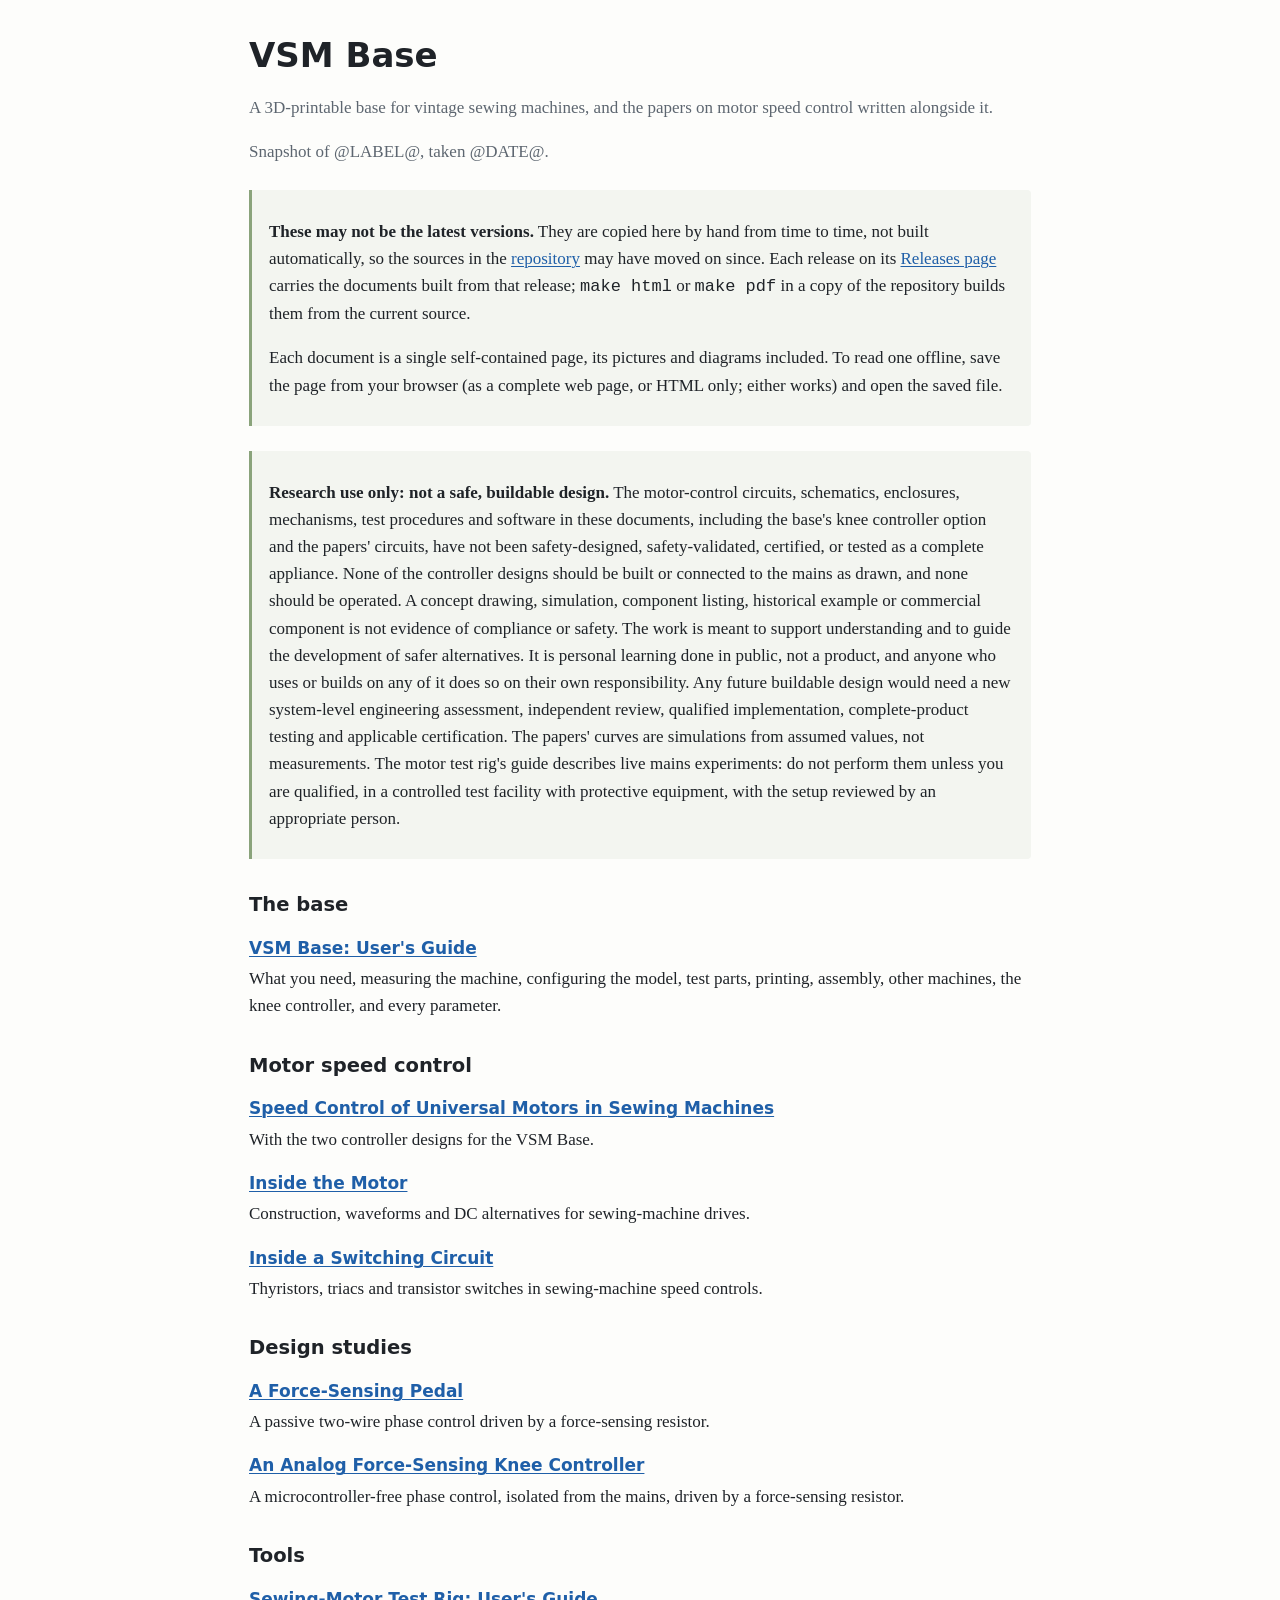
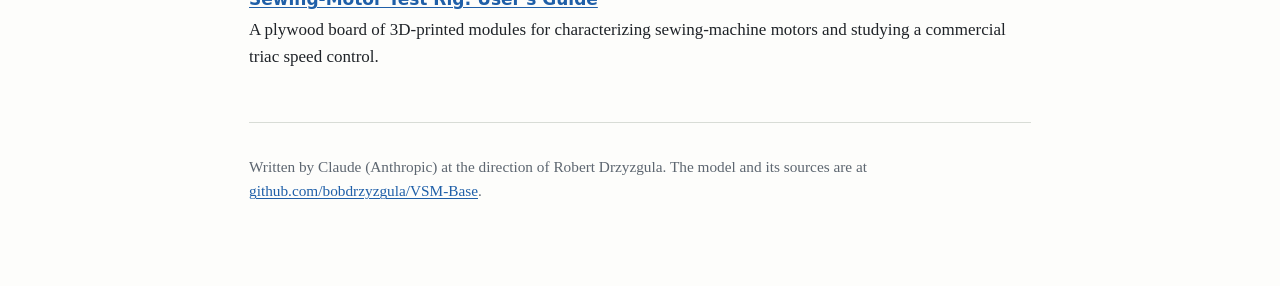
<file: tools/snapshot_index.html>
<!DOCTYPE html>
<html lang="en">
<head>
<meta charset="utf-8">
<meta name="viewport" content="width=device-width, initial-scale=1">
<title>VSM Base: documents</title>
<style>
:root { --bg: #fdfdfb; --fg: #1f2328; --muted: #5d6670; --rule: #d8dcd6; --link: #1f5fa8;
        --note-bg: #f3f5f0; --note-bar: #8aa37b; color-scheme: light dark; }
@media (prefers-color-scheme: dark) {
  :root { --bg: #17191c; --fg: #e3e5e8; --muted: #9aa3ad; --rule: #353a40; --link: #79aef0;
          --note-bg: #1f2420; --note-bar: #6f8a62; }
}
html { font-size: 17px; }
body { margin: 0 auto; padding: 2rem 16px 4rem; max-width: 46rem; background: var(--bg); color: var(--fg);
       font: 1rem/1.6 Charter, "Bitstream Charter", "Iowan Old Style", Georgia, serif; }
h1, h2 { font-family: system-ui, -apple-system, "Segoe UI", Roboto, sans-serif; line-height: 1.25; }
h1 { font-size: 2rem; margin: 0 0 .3rem; }
h2 { font-size: 1.15rem; margin: 2rem 0 .5rem; }
a { color: var(--link); text-decoration-thickness: 1px; text-underline-offset: 2px; }
.sub, .meta, footer { color: var(--muted); }
.note { margin: 1.5rem 0; padding: .6rem 1rem; background: var(--note-bg);
        border-left: 3px solid var(--note-bar); border-radius: 0 4px 4px 0; }
dl { margin: 0; }
dt { margin-top: 1rem; font-family: system-ui, -apple-system, "Segoe UI", Roboto, sans-serif; font-weight: 600; }
dd { margin: .2rem 0 0 0; }
footer { margin-top: 3rem; padding-top: 1rem; border-top: 1px solid var(--rule); font-size: .9rem; }
</style>
</head>
<body>
<h1>VSM Base</h1>
<p class="sub">A 3D-printable base for vintage sewing machines, and the papers on motor speed control written alongside it.</p>
<p class="meta">Snapshot of @LABEL@, taken @DATE@.</p>

<div class="note">
<p><strong>These may not be the latest versions.</strong> They are copied here by hand from time to time,
not built automatically, so the sources in the <a href="https://github.com/bobdrzyzgula/VSM-Base">repository</a>
may have moved on since. Each release on its
<a href="https://github.com/bobdrzyzgula/VSM-Base/releases">Releases page</a> carries the documents built from
that release; <code>make html</code> or <code>make pdf</code> in a copy of the repository builds them from the
current source.</p>
<p>Each document is a single self-contained page, its pictures and diagrams included. To read one offline,
save the page from your browser (as a complete web page, or HTML only; either works) and open the saved file.</p>
</div>

<div class="note">
<p><strong>Research use only: not a safe, buildable design.</strong> The motor-control circuits, schematics,
enclosures, mechanisms, test procedures and software in these documents, including the base's knee controller
option and the papers' circuits, have not been safety-designed, safety-validated, certified, or tested as a
complete appliance. None of the controller designs should be built or connected to the mains as drawn, and none
should be operated. A concept drawing, simulation, component listing, historical example or commercial component
is not evidence of compliance or safety. The work is meant to support understanding and to guide the development
of safer alternatives. It is personal learning done in public, not a product, and anyone who uses or builds on any of it does so on their own responsibility. Any future buildable design would need a new system-level engineering assessment,
independent review, qualified implementation, complete-product testing and applicable certification. The papers'
curves are simulations from assumed values, not measurements. The motor test rig's guide describes live mains
experiments: do not perform them unless you are qualified, in a controlled test facility with protective
equipment, with the setup reviewed by an appropriate person.</p>
</div>

<h2>The base</h2>
<dl>
<dt><a href="vsm-base-guide.html">VSM Base: User's Guide</a></dt>
<dd>What you need, measuring the machine, configuring the model, test parts, printing, assembly, other machines, the knee controller, and every parameter.</dd>
</dl>

<h2>Motor speed control</h2>
<dl>
<dt><a href="vsm-motor-control.html">Speed Control of Universal Motors in Sewing Machines</a></dt>
<dd>With the two controller designs for the VSM Base.</dd>
<dt><a href="vsm-inside-the-motor.html">Inside the Motor</a></dt>
<dd>Construction, waveforms and DC alternatives for sewing-machine drives.</dd>
<dt><a href="vsm-inside-a-switching-circuit.html">Inside a Switching Circuit</a></dt>
<dd>Thyristors, triacs and transistor switches in sewing-machine speed controls.</dd>
</dl>

<h2>Design studies</h2>
<dl>
<dt><a href="vsm-force-sensing-pedal.html">A Force-Sensing Pedal</a></dt>
<dd>A passive two-wire phase control driven by a force-sensing resistor.</dd>
<dt><a href="vsm-analog-knee-controller.html">An Analog Force-Sensing Knee Controller</a></dt>
<dd>A microcontroller-free phase control, isolated from the mains, driven by a force-sensing resistor.</dd>
</dl>

<h2>Tools</h2>
<dl>
<dt><a href="vsm-motor-rig.html">Sewing-Motor Test Rig: User's Guide</a></dt>
<dd>A plywood board of 3D-printed modules for characterizing sewing-machine motors and studying a commercial triac speed control.</dd>
</dl>

<footer>
<p>Written by Claude (Anthropic) at the direction of Robert Drzyzgula. The model and its sources are at
<a href="https://github.com/bobdrzyzgula/VSM-Base">github.com/bobdrzyzgula/VSM-Base</a>.</p>
</footer>
</body>
</html>
</file>
